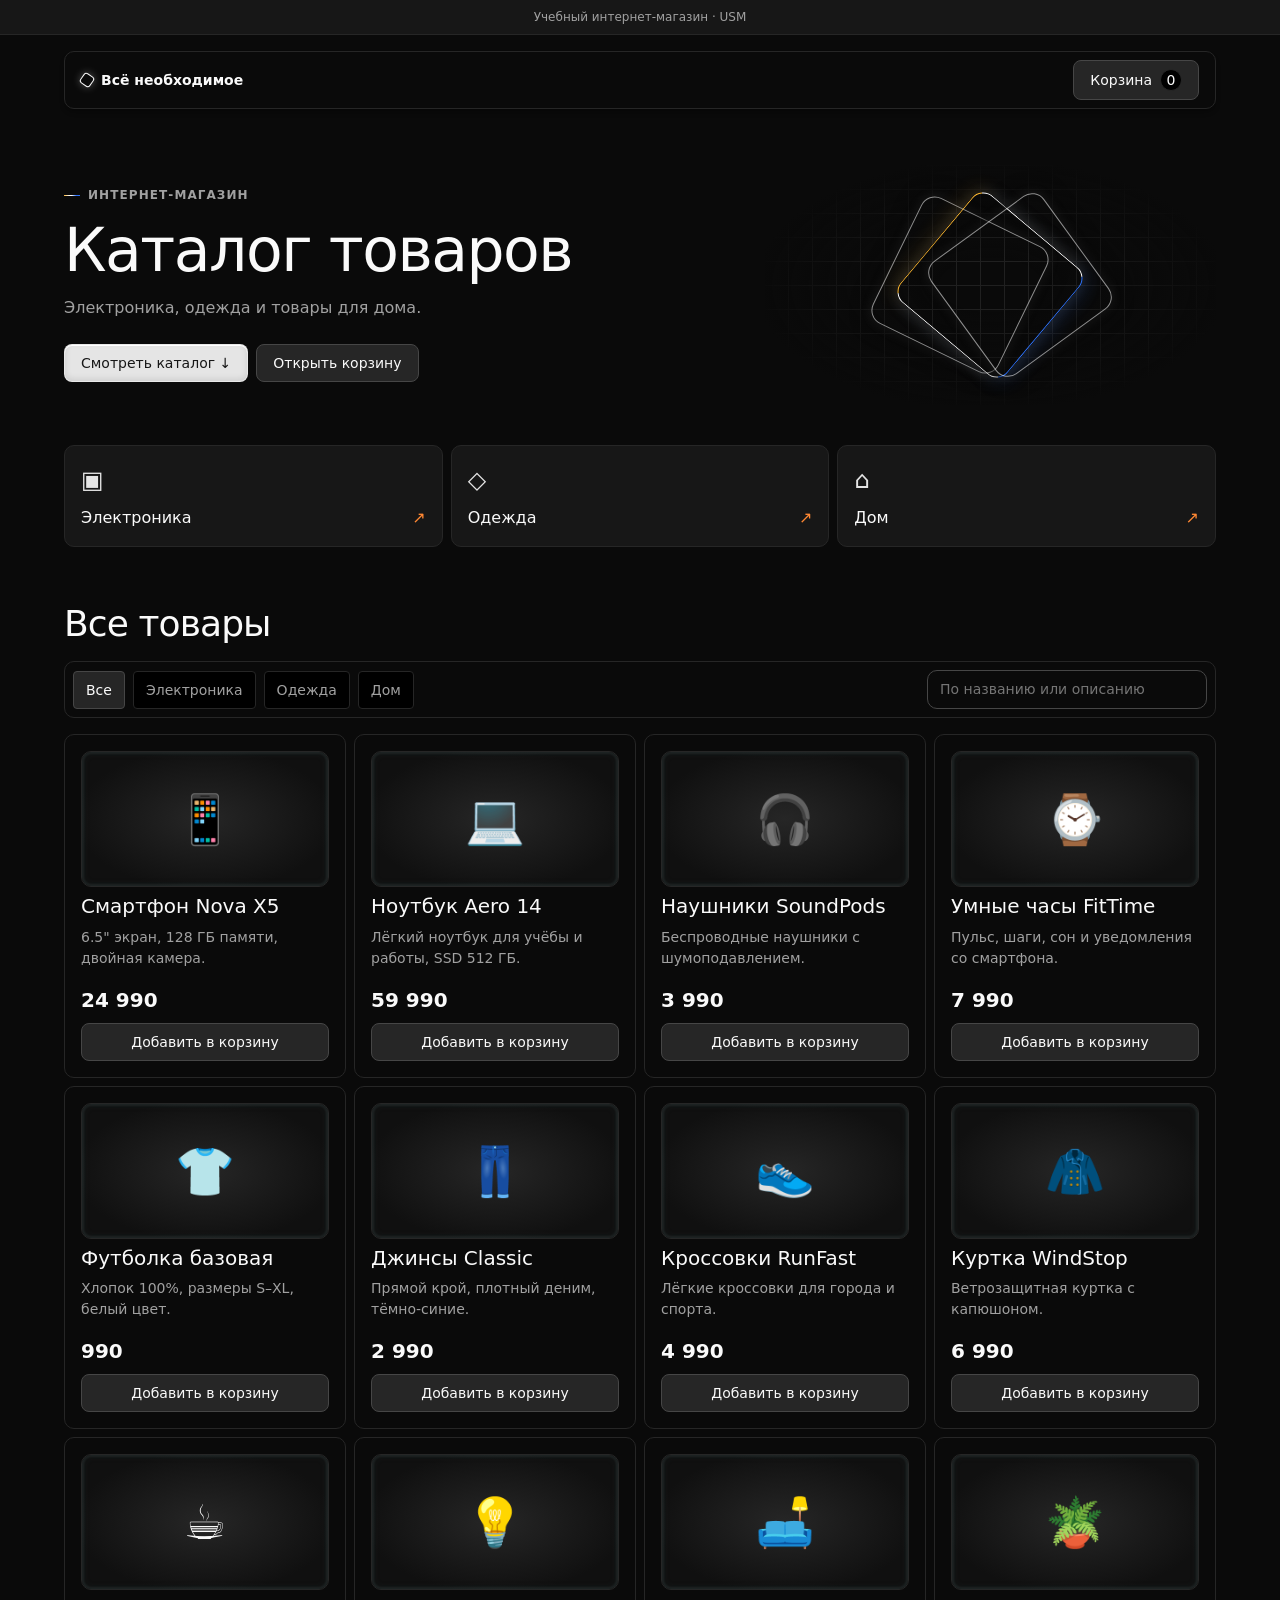
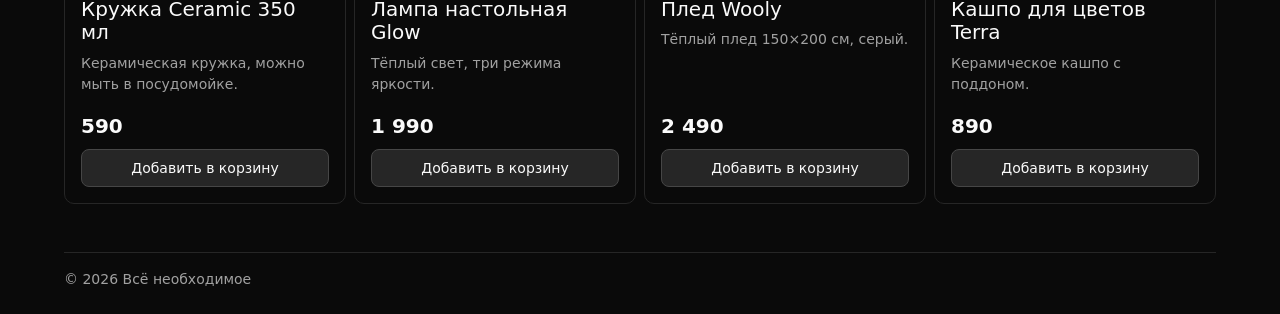
<file: individual/index.html>
<!doctype html>
<html lang="ru">
<head>
    <meta charset="UTF-8">
    <meta name="viewport" content="width=device-width, initial-scale=1.0">
    <title>Каталог — Всё необходимое</title>
    <link rel="stylesheet" href="assets/graphite.css">
    <link rel="stylesheet" href="assets/shop.css">
</head>
<body class="shop">
    <div class="strip">Учебный интернет-магазин · USM</div>
    <header class="topbar shell">
        <a href="index.html" class="wordmark">Всё необходимое</a>
        <a href="cart.html" class="button">Корзина <span class="count" data-cart-count>0</span></a>
    </header>
    <main class="shell">
        <header class="hero">
            <div class="hero-copy">
                <p class="eyebrow">Интернет-магазин</p>
                <h1>Каталог товаров</h1>
                <p>Электроника, одежда и товары для дома.</p>
                <div class="actions"><a class="button primary" href="#catalog">Смотреть каталог ↓</a><a class="button" href="cart.html">Открыть корзину</a></div>
            </div>
            <div class="lattice" aria-hidden="true"><i></i><i></i><i></i></div>
        </header>
        <nav class="category-grid" aria-label="Страницы категорий">
            <a class="category-card" href="category-electronics.html"><span class="category-icon" aria-hidden="true">▣</span><span>Электроника</span><span aria-hidden="true">↗</span></a>
            <a class="category-card" href="category-clothing.html"><span class="category-icon" aria-hidden="true">◇</span><span>Одежда</span><span aria-hidden="true">↗</span></a>
            <a class="category-card" href="category-home.html"><span class="category-icon" aria-hidden="true">⌂</span><span>Дом</span><span aria-hidden="true">↗</span></a>
        </nav>
        <section id="catalog" class="catalog" aria-labelledby="catalog-title">
            <h2 id="catalog-title">Все товары</h2>
            <div class="catalog-toolbar">
                <div class="actions" aria-label="Фильтр по категории" role="group">
                    <button type="button" data-filter="all" class="chip is-active" aria-pressed="true">Все</button>
                    <button type="button" data-filter="electronics" class="chip" aria-pressed="false">Электроника</button>
                    <button type="button" data-filter="clothing" class="chip" aria-pressed="false">Одежда</button>
                    <button type="button" data-filter="home" class="chip" aria-pressed="false">Дом</button>
                </div>
                <input data-search type="search" aria-label="Поиск товаров" placeholder="По названию или описанию">
            </div>
            <div data-products class="product-grid"><p class="empty-state">Загрузка товаров…</p></div>
        </section>
    </main>
    <footer class="site-footer shell">© 2026 Всё необходимое</footer>
    <script src="assets/js/main.js"></script>
    <script src="assets/js/search.js"></script>
    <script src="assets/js/home.page.js"></script>
</body>
</html>
</file>
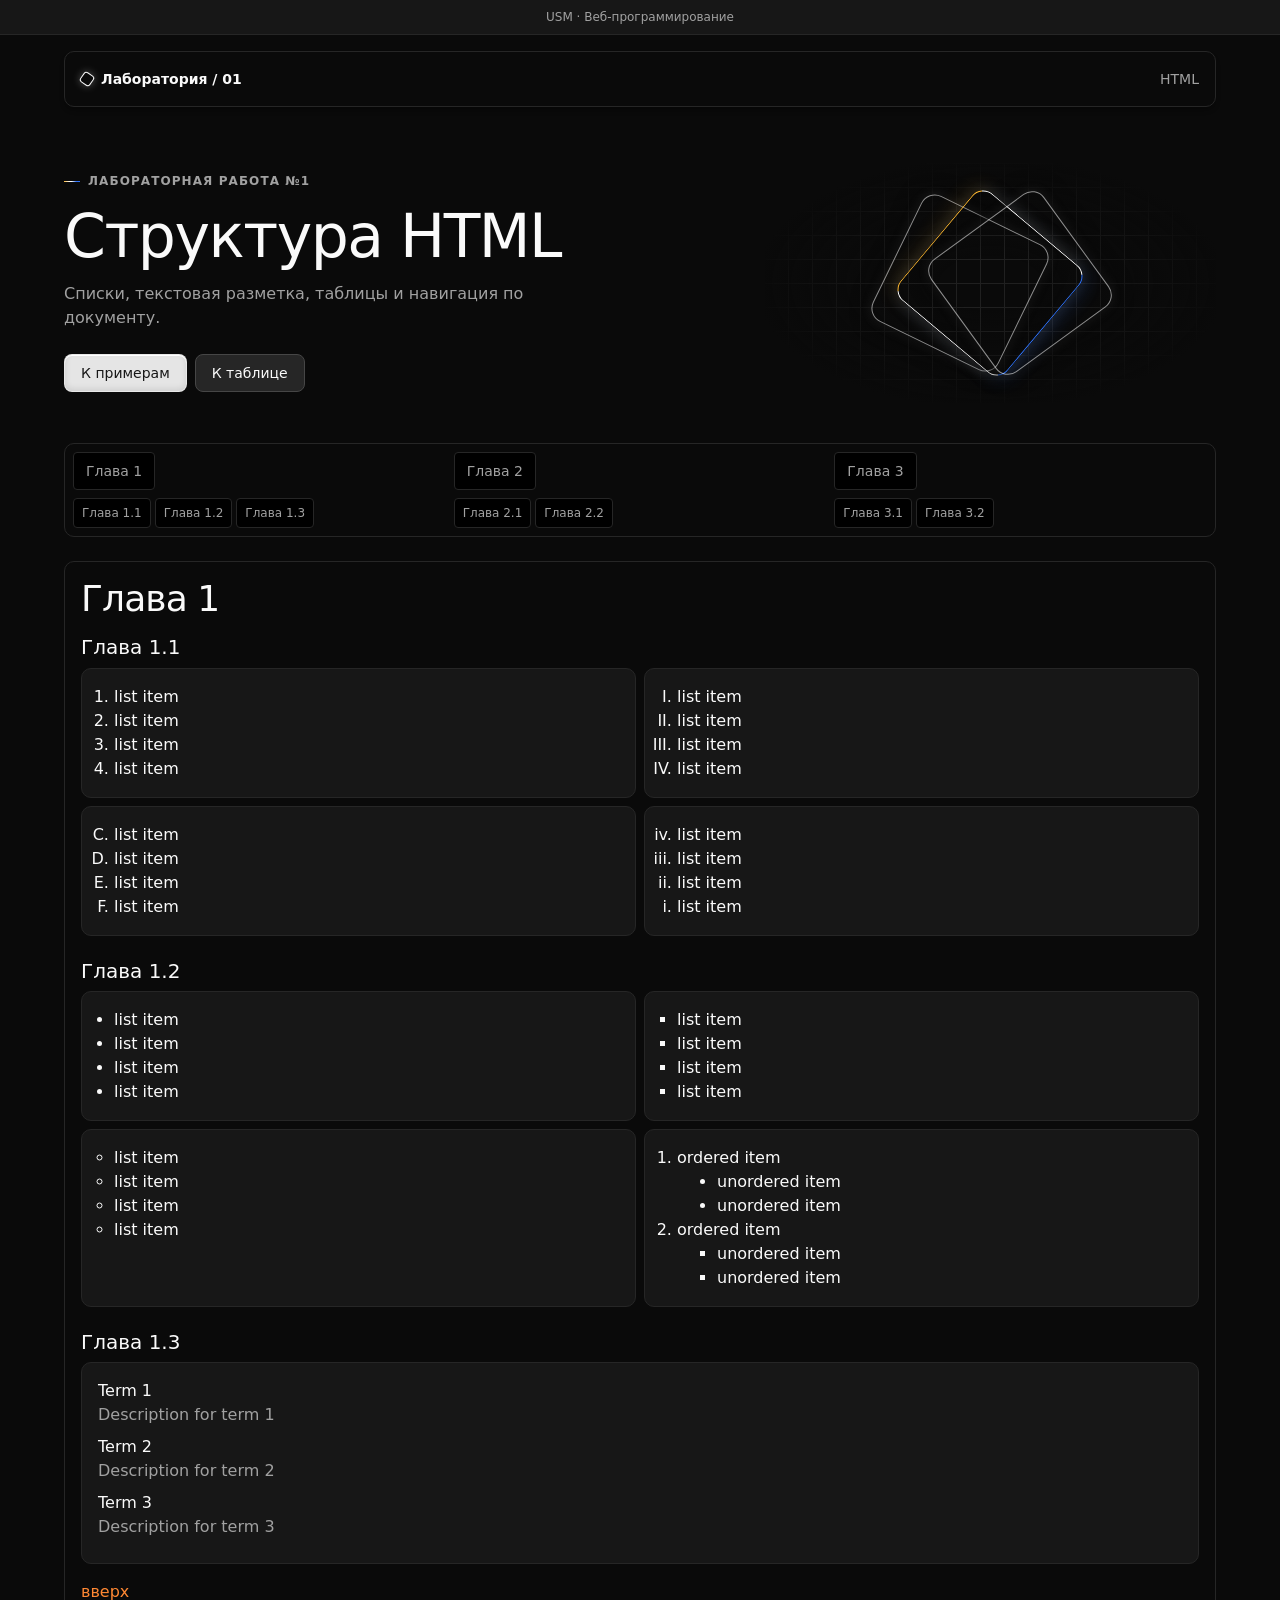
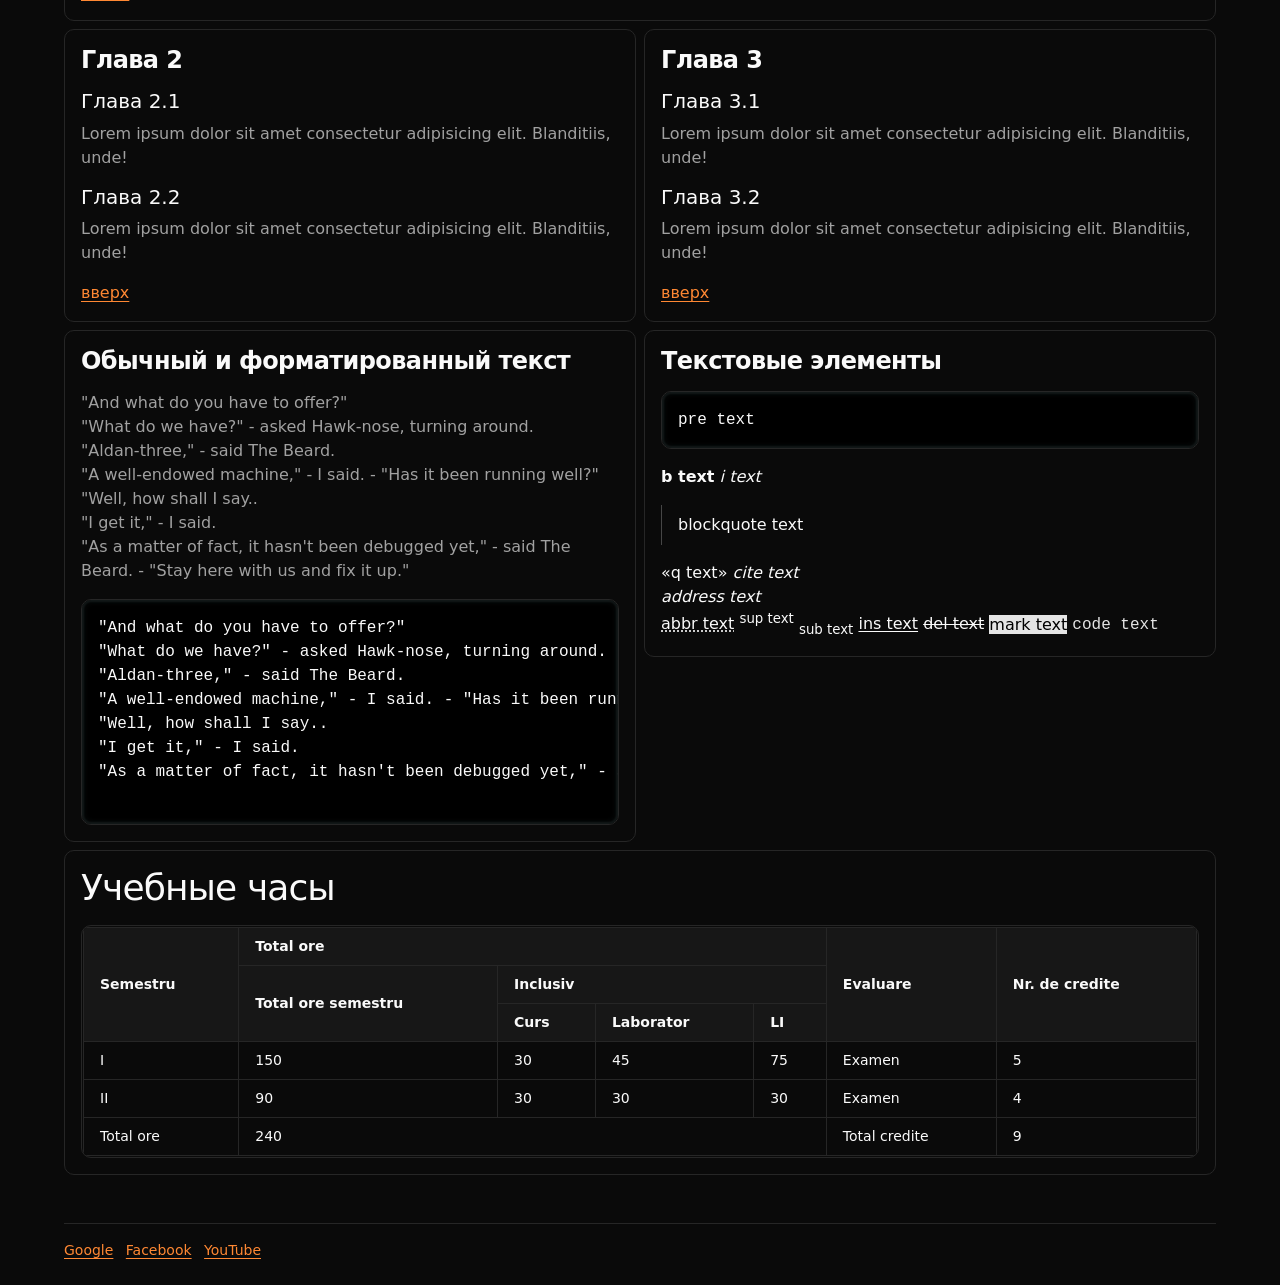
<file: lab1/index.html>
<!DOCTYPE html>
<html lang="ru">

<head>
	<meta charset="UTF-8">
	<meta name="viewport" content="width=device-width, initial-scale=1.0">
	<!-- N1.a) -->
	<meta name="description" content="HTML, CSS, JS">
	<meta name="author" content="Gausater Eduard">
	<!-- N1.b) -->
	<link rel="shortcut icon" type="image/x-icon" href="ico.svg">
	<title>Laborator nr.1</title>
	<link rel="stylesheet" href="graphite.css">
	<link rel="stylesheet" href="style.css">
</head>

<body>
	<div class="strip">USM · Веб-программирование</div>
	<header class="topbar shell"><span class="wordmark">Лаборатория / 01</span><span class="topbar-note">HTML</span></header>
	<main class="shell">
	<header class="hero">
		<div class="hero-copy"><p class="eyebrow">Лабораторная работа №1</p><h1>Структура HTML</h1><p>Списки, текстовая разметка, таблицы и навигация по документу.</p><div class="actions"><a class="button primary" href="#chapter1">К примерам</a><a class="button" href="#schedule">К таблице</a></div></div>
		<div class="lattice" aria-hidden="true"><i></i><i></i><i></i></div>
	</header>
	<!-- N4.a) -->
	<nav id="top" class="jump-links chapter-nav" aria-label="Оглавление">
		<ul>
			<li><a href="#chapter1">Глава 1</a>
				<ul>
					<li><a href="#ch1_1">Глава 1.1</a></li>
					<li><a href="#ch1_2">Глава 1.2</a></li>
					<li><a href="#ch1_3">Глава 1.3</a></li>
				</ul>
			</li>
			<li><a href="#chapter2">Глава 2</a>
				<ul>
					<li><a href="#ch2_1">Глава 2.1</a></li>
					<li><a href="#ch2_2">Глава 2.2</a></li>
				</ul>
			</li>
			<li><a href="#chapter3">Глава 3</a>
				<ul>
					<li><a href="#ch3_1">Глава 3.1</a></li>
					<li><a href="#ch3_2">Глава 3.2</a></li>
				</ul>
			</li>
		</ul>
	</nav>
	<!-- N1.c) -->
	<div class="mosaic">
		<section class="panel wide chapter">
			<h2 id="chapter1">Глава 1</h2>
			<h3 id="ch1_1">Глава 1.1</h3>
			<!-- N2.a) -->
			<div class="sample-grid list-grid">
			<ol>
				<li>list item</li>
				<li>list item</li>
				<li>list item</li>
				<li>list item</li>
			</ol>
			<ol type="I">
				<li>list item</li>
				<li>list item</li>
				<li>list item</li>
				<li>list item</li>
			</ol>
			<ol type="A" start="3">
				<li>list item</li>
				<li>list item</li>
				<li>list item</li>
				<li>list item</li>
			</ol>
			<ol type="i" reversed>
				<li>list item</li>
				<li>list item</li>
				<li>list item</li>
				<li>list item</li>
			</ol>
			</div>
			<h3 id="ch1_2">Глава 1.2</h3>
			<!-- N2.b) -->
			<div class="sample-grid list-grid">
			<ul type="disc">
				<li>list item</li>
				<li>list item</li>
				<li>list item</li>
				<li>list item</li>
			</ul>
			<ul type="square">
				<li>list item</li>
				<li>list item</li>
				<li>list item</li>
				<li>list item</li>
			</ul>
			<ul type="circle">
				<li>list item</li>
				<li>list item</li>
				<li>list item</li>
				<li>list item</li>
			</ul>
			<ol>
				<li>ordered item
					<ul type="disc">
						<li>unordered item</li>
						<li>unordered item</li>
					</ul>
				</li>
				<li>ordered item
					<ul type="square">
						<li>unordered item</li>
						<li>unordered item</li>
					</ul>
				</li>
			</ol>
			</div>
			<h3 id="ch1_3">Глава 1.3</h3>
			<!-- N2.c) -->
			<dl>
				<dt>Term 1</dt>
				<dd>Description for term 1</dd>
				<dt>Term 2</dt>
				<dd>Description for term 2</dd>
				<dt>Term 3</dt>
				<dd>Description for term 3</dd>
			</dl>
			<!-- N4.b) -->
			<a href="#top">вверх</a>
		</section>
		<section class="panel">
			<h2 id="chapter2">Глава 2</h2>
			<h3 id="ch2_1">Глава 2.1</h3>
			<p>Lorem ipsum dolor sit amet consectetur adipisicing elit. Blanditiis, unde!</p>
			<h3 id="ch2_2">Глава 2.2</h3>
			<p>Lorem ipsum dolor sit amet consectetur adipisicing elit. Blanditiis, unde!</p>
			<!-- N4.b) -->
			<a href="#top">вверх</a>
		</section>
		<section class="panel">
			<h2 id="chapter3">Глава 3</h2>
			<h3 id="ch3_1">Глава 3.1</h3>
			<p>Lorem ipsum dolor sit amet consectetur adipisicing elit. Blanditiis, unde!</p>
			<h3 id="ch3_2">Глава 3.2</h3>
			<p>Lorem ipsum dolor sit amet consectetur adipisicing elit. Blanditiis, unde!</p>
			<!-- N4.b) -->
			<a href="#top">вверх</a>
		</section>
	<!-- N1.d) -->
	<section class="panel">
		<h2>Обычный и форматированный текст</h2>
		<p>
			"And what do you have to offer?"<br />
			"What do we have?" - asked Hawk-nose, turning around.<br />
			"Aldan-three," - said The Beard.<br />
			"A well-endowed machine," - I said. - "Has it been running well?"<br />
			"Well, how shall I say..<br />
			"I get it," - I said.<br />
			"As a matter of fact, it hasn't been debugged yet," - said The Beard. - "Stay here with us and fix it
			up."<br />
		</p>
		<pre>
"And what do you have to offer?"
"What do we have?" - asked Hawk-nose, turning around.
"Aldan-three," - said The Beard.
"A well-endowed machine," - I said. - "Has it been running well?"
"Well, how shall I say..
"I get it," - I said.
"As a matter of fact, it hasn't been debugged yet," - said The Beard. - "Stay here with us and fix it up."
    </pre>
	</section>

	<!-- N1.e) -->
	<section class="panel text-samples">
		<h2>Текстовые элементы</h2>
		<pre>pre text</pre>

		<b>b text</b>

		<i>i text</i>

		<blockquote>blockquote text</blockquote>

		<q>q text</q>

		<cite>cite text</cite>

		<address>address text</address>

		<abbr title="abbr">abbr text</abbr>

		<sup>sup text</sup>

		<sub>sub text</sub>

		<ins>ins text</ins>

		<del>del text</del>

		<mark>mark text</mark>

		<code>code text</code>
	</section>
	<!-- N3 -->
	<section class="panel wide" id="schedule">
		<h2>Учебные часы</h2>
		<div class="table-wrap" tabindex="0" role="region" aria-label="Учебные часы">
		<table>
			<thead>
				<tr>
					<th rowspan="3">Semestru</th>
					<th colspan="4">Total ore</th>
					<th rowspan="3">Evaluare</th>
					<th rowspan="3">Nr. de credite</th>
				</tr>
				<tr>
					<th rowspan="2">Total ore semestru</th>
					<th colspan="3">Inclusiv</th>
				</tr>
				<tr>
					<th>Curs</th>
					<th>Laborator</th>
					<th>LI</th>
				</tr>
			</thead>
			<tbody>
				<tr>
					<td>I</td>
					<td>150</td>
					<td>30</td>
					<td>45</td>
					<td>75</td>
					<td>Examen</td>
					<td>5</td>
				</tr>
				<tr>
					<td>II</td>
					<td>90</td>
					<td>30</td>
					<td>30</td>
					<td>30</td>
					<td>Examen</td>
					<td>4</td>
				</tr>
				<tr>
					<td>Total ore</td>
					<td colspan="4">240</td>
					<td>Total credite</td>
					<td>9</td>
				</tr>
			</tbody>
		</table>
		</div>
	</section>
	</div>
	</main>
	<footer class="site-footer shell">
		<a href="https://google.com">Google</a>
		<a href="https://facebook.com">Facebook</a>
		<a href="https://youtube.com">YouTube</a>
	</footer>
</body>

</html>
</file>
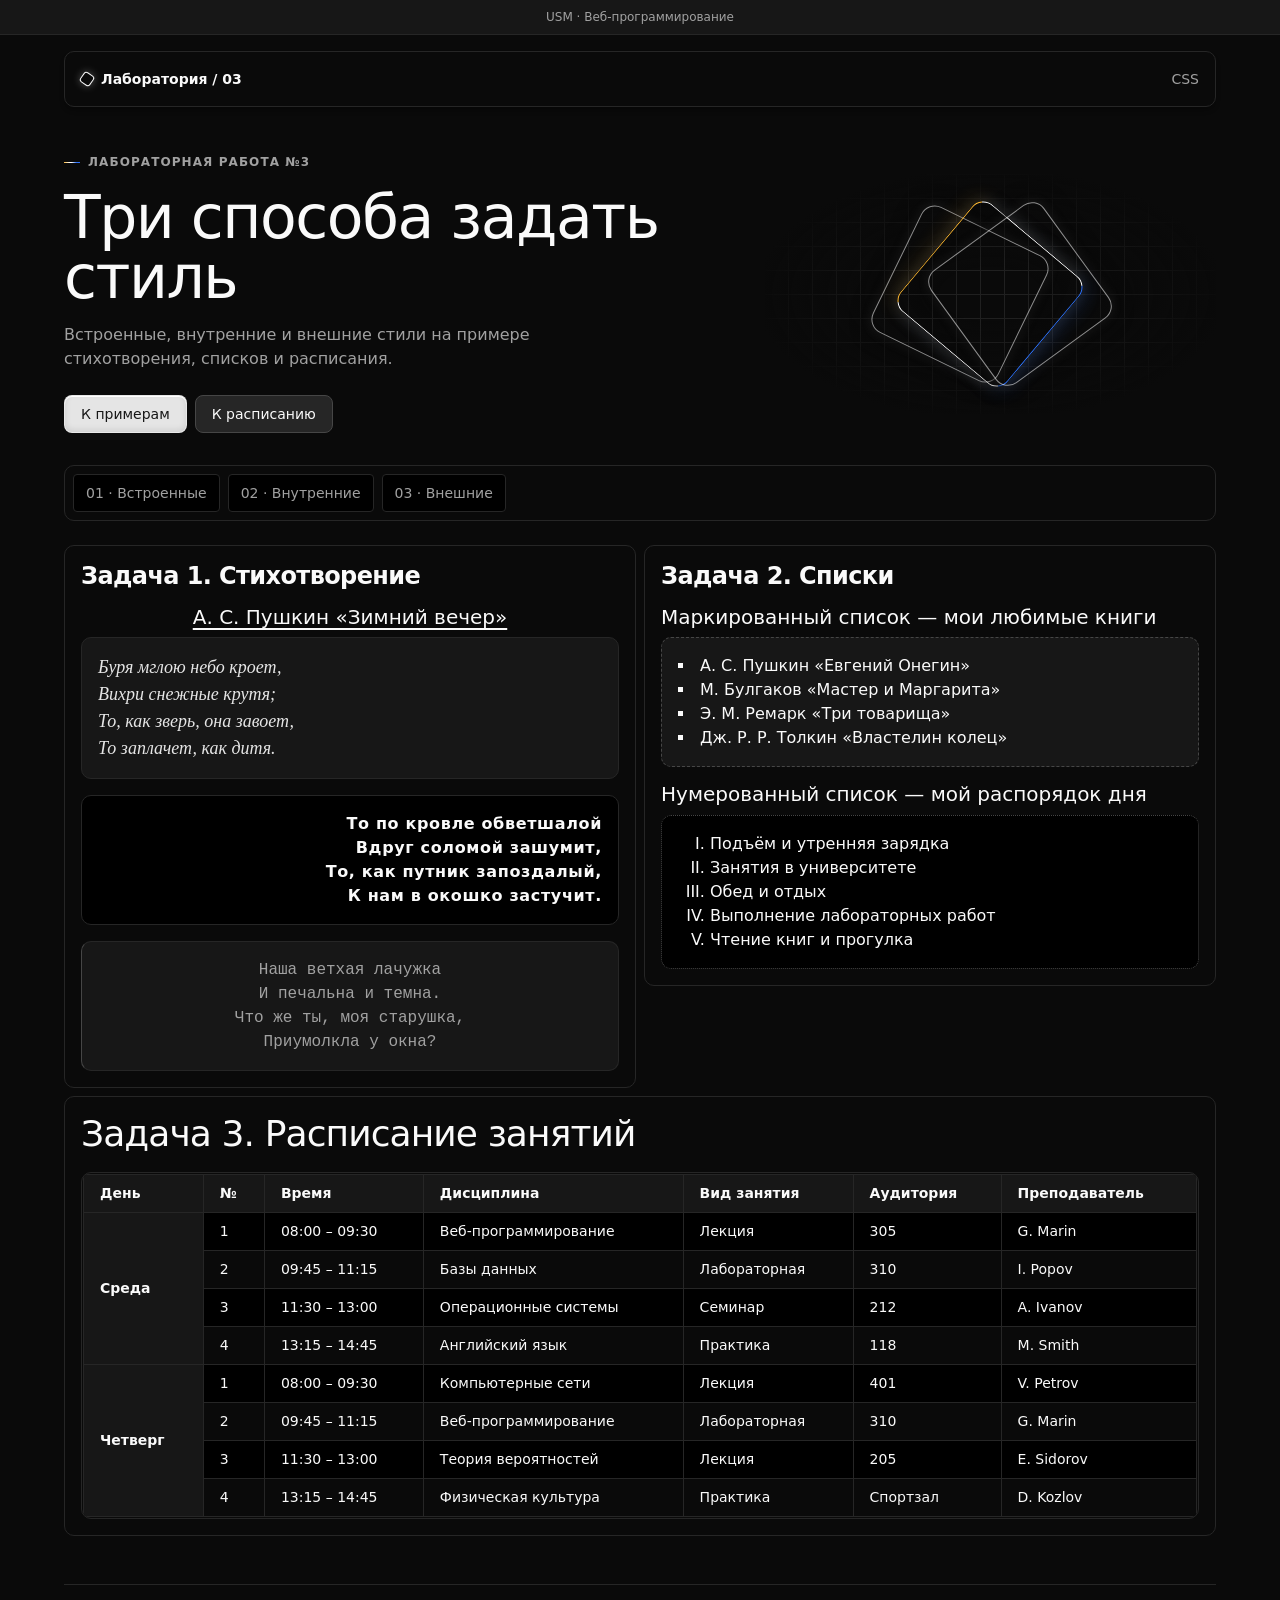
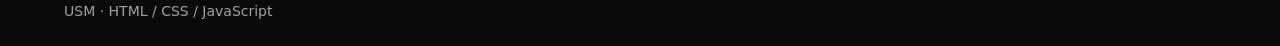
<file: lab3/index.html>
<!DOCTYPE html>
<html lang="ru">
<head>
    <meta charset="UTF-8">
    <meta name="viewport" content="width=device-width, initial-scale=1.0">
    <title>Лабораторная работа №3</title>
    <link rel="stylesheet" href="graphite.css">
    <link rel="stylesheet" href="CSS/style.css">
    <style>
        /* Задача 2. Внутренние стили (селекторы только по имени элемента) */
        ul {
            background-color: var(--color-charcoal-surface);
            list-style-type: square;
            list-style-position: inside;
            text-align: left;
            padding: 16px;
            margin: 8px 0 16px;
            border: 1px dashed var(--color-steel-border);
            border-radius: 10px;
        }
        ol {
            background-color: var(--color-true-black);
            list-style-type: upper-roman;
            list-style-position: outside;
            text-align: left;
            padding: 16px 16px 16px 48px;
            margin: 8px 0 16px;
            border: 1px dotted var(--color-steel-border);
            border-radius: 10px;
        }
    </style>
</head>
<body>

    <div class="strip">USM · Веб-программирование</div>
    <header class="topbar shell"><span class="wordmark">Лаборатория / 03</span><span class="topbar-note">CSS</span></header>
    <main class="shell">
    <header class="hero">
        <div class="hero-copy"><p class="eyebrow">Лабораторная работа №3</p><h1>Три способа задать стиль</h1><p>Встроенные, внутренние и внешние стили на примере стихотворения, списков и расписания.</p><div class="actions"><a class="button primary" href="#poem">К примерам</a><a class="button" href="#schedule">К расписанию</a></div></div>
        <div class="lattice" aria-hidden="true"><i></i><i></i><i></i></div>
    </header>
    <nav class="jump-links" aria-label="Задания"><a href="#poem">01 · Встроенные</a><a href="#lists">02 · Внутренние</a><a href="#schedule">03 · Внешние</a></nav>
    <div class="mosaic">

    <!-- Задача 1. Встроенные стили -->
    <section id="poem" class="panel">
    <h2>Задача 1. Стихотворение</h2>

    <h3 style="color: var(--color-cloud-white); text-decoration: underline; text-underline-offset: 4px; text-align: center;">А. С. Пушкин «Зимний вечер»</h3>

    <p style="font-size:18px; color:var(--color-paper-white); font-family:Georgia,serif; font-style:italic; text-align:left; line-height:1.5; background:var(--color-charcoal-surface); padding:16px; border:var(--edge); border-radius:10px;">
        Буря мглою небо кроет,<br>
        Вихри снежные крутя;<br>
        То, как зверь, она завоет,<br>
        То заплачет, как дитя.
    </p>

    <p style="font-size:16px; color:var(--color-cloud-white); font-weight:600; text-align:right; letter-spacing:.04em; line-height:1.5; background:var(--color-true-black); padding:16px; border:var(--edge); border-radius:10px;">
        То по кровле обветшалой<br>
        Вдруг соломой зашумит,<br>
        То, как путник запоздалый,<br>
        К нам в окошко застучит.
    </p>

    <p style="font-size:16px; color:var(--color-fog); font-family:monospace; text-align:center; line-height:1.5; background:var(--color-charcoal-surface); padding:16px; border:var(--edge); border-inline-start-color:var(--color-steel-border); border-radius:10px;">
        Наша ветхая лачужка<br>
        И печальна и темна.<br>
        Что же ты, моя старушка,<br>
        Приумолкла у окна?
    </p>

    </section>
    <!-- Задача 2. Внутренние стили -->
    <section id="lists" class="panel">
    <h2>Задача 2. Списки</h2>

    <h3>Маркированный список — мои любимые книги</h3>
    <ul>
        <li>А. С. Пушкин «Евгений Онегин»</li>
        <li>М. Булгаков «Мастер и Маргарита»</li>
        <li>Э. М. Ремарк «Три товарища»</li>
        <li>Дж. Р. Р. Толкин «Властелин колец»</li>
    </ul>

    <h3>Нумерованный список — мой распорядок дня</h3>
    <ol>
        <li>Подъём и утренняя зарядка</li>
        <li>Занятия в университете</li>
        <li>Обед и отдых</li>
        <li>Выполнение лабораторных работ</li>
        <li>Чтение книг и прогулка</li>
    </ol>
    </section>

    <!-- Задача 3. Внешние стили -->
    <section id="schedule" class="panel wide">
    <h2>Задача 3. Расписание занятий</h2>
    <div class="table-wrap" tabindex="0" role="region" aria-label="Расписание занятий">

    <table>
        <tr>
            <th>День</th>
            <th>№</th>
            <th>Время</th>
            <th>Дисциплина</th>
            <th>Вид занятия</th>
            <th>Аудитория</th>
            <th>Преподаватель</th>
        </tr>
        <tr>
            <td rowspan="4">Среда</td>
            <td>1</td>
            <td>08:00 – 09:30</td>
            <td>Веб-программирование</td>
            <td>Лекция</td>
            <td>305</td>
            <td>G. Marin</td>
        </tr>
        <tr>
            <td>2</td>
            <td>09:45 – 11:15</td>
            <td>Базы данных</td>
            <td>Лабораторная</td>
            <td>310</td>
            <td>I. Popov</td>
        </tr>
        <tr>
            <td>3</td>
            <td>11:30 – 13:00</td>
            <td>Операционные системы</td>
            <td>Семинар</td>
            <td>212</td>
            <td>A. Ivanov</td>
        </tr>
        <tr>
            <td>4</td>
            <td>13:15 – 14:45</td>
            <td>Английский язык</td>
            <td>Практика</td>
            <td>118</td>
            <td>M. Smith</td>
        </tr>
        <tr>
            <td rowspan="4">Четверг</td>
            <td>1</td>
            <td>08:00 – 09:30</td>
            <td>Компьютерные сети</td>
            <td>Лекция</td>
            <td>401</td>
            <td>V. Petrov</td>
        </tr>
        <tr>
            <td>2</td>
            <td>09:45 – 11:15</td>
            <td>Веб-программирование</td>
            <td>Лабораторная</td>
            <td>310</td>
            <td>G. Marin</td>
        </tr>
        <tr>
            <td>3</td>
            <td>11:30 – 13:00</td>
            <td>Теория вероятностей</td>
            <td>Лекция</td>
            <td>205</td>
            <td>E. Sidorov</td>
        </tr>
        <tr>
            <td>4</td>
            <td>13:15 – 14:45</td>
            <td>Физическая культура</td>
            <td>Практика</td>
            <td>Спортзал</td>
            <td>D. Kozlov</td>
        </tr>
    </table>
    </div>
    </section>
    </div>
    </main>
    <footer class="site-footer shell">USM · HTML / CSS / JavaScript</footer>

</body>
</html>
</file>
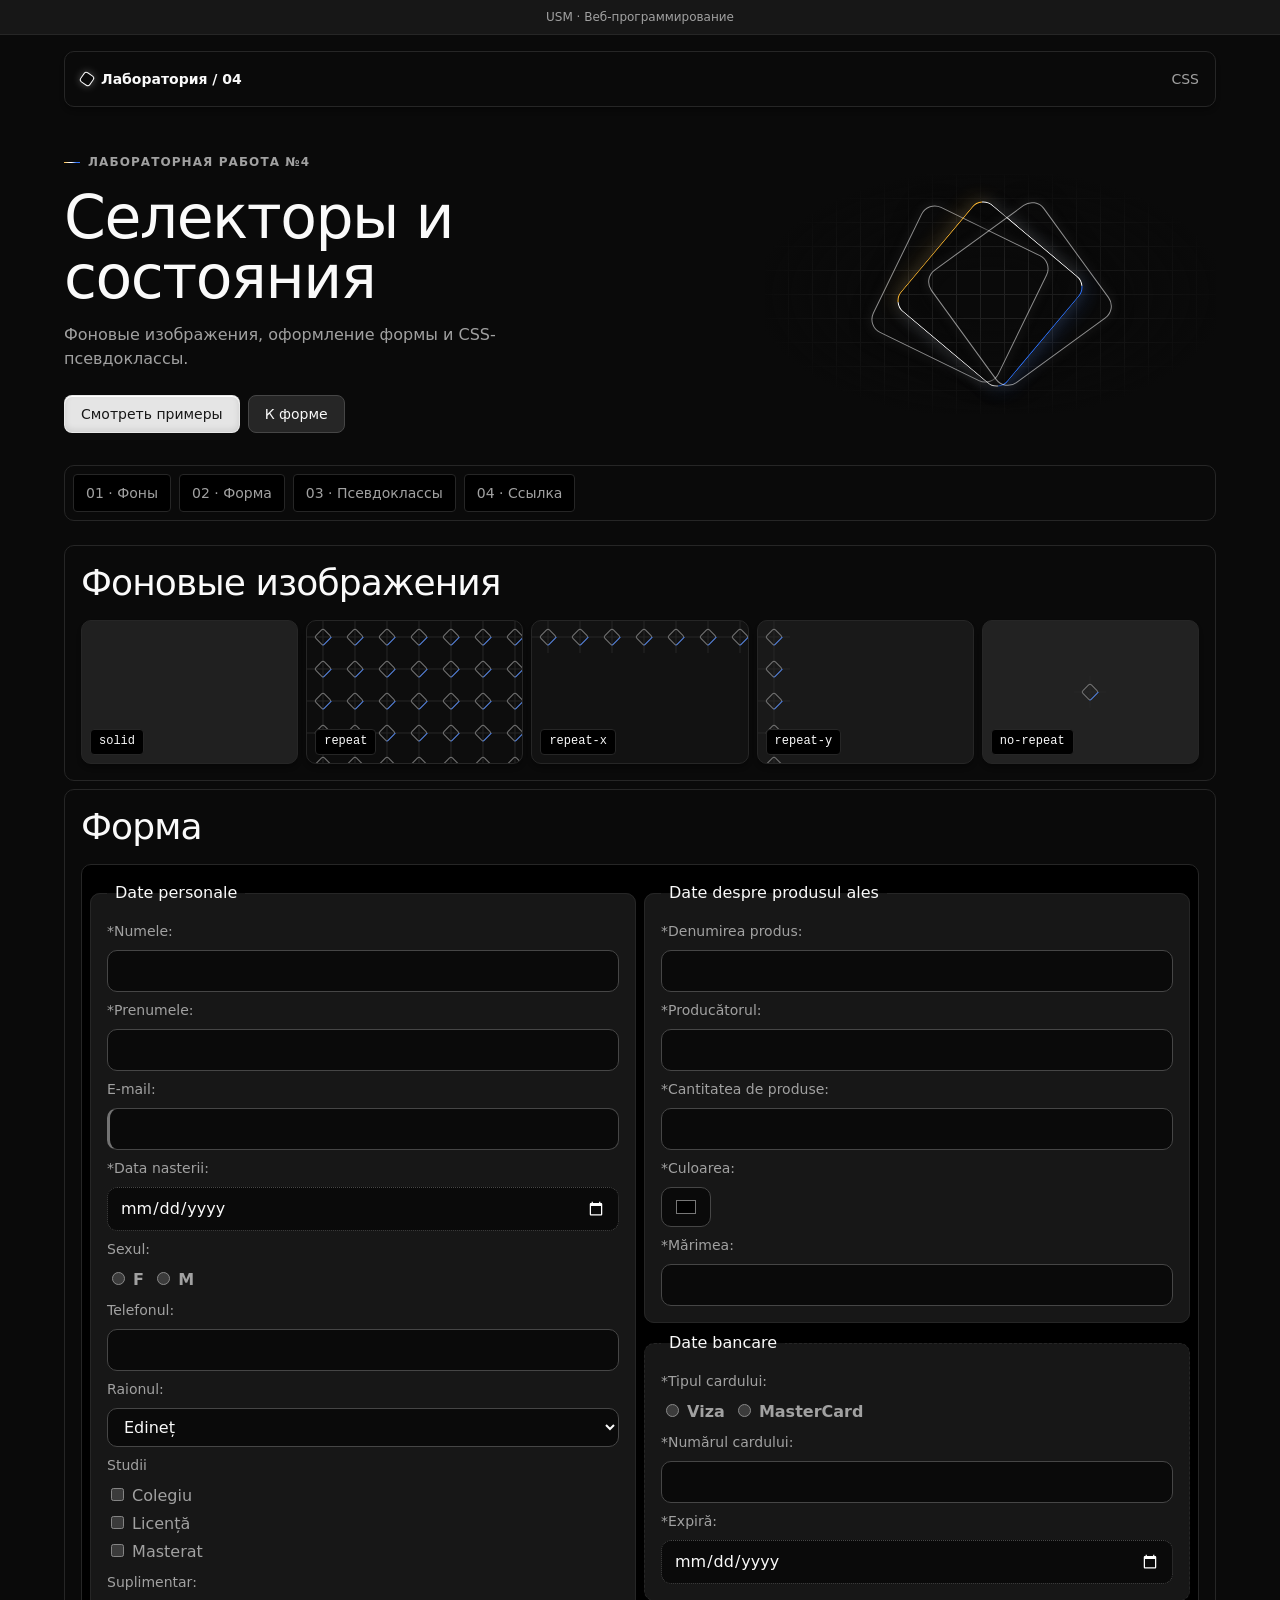
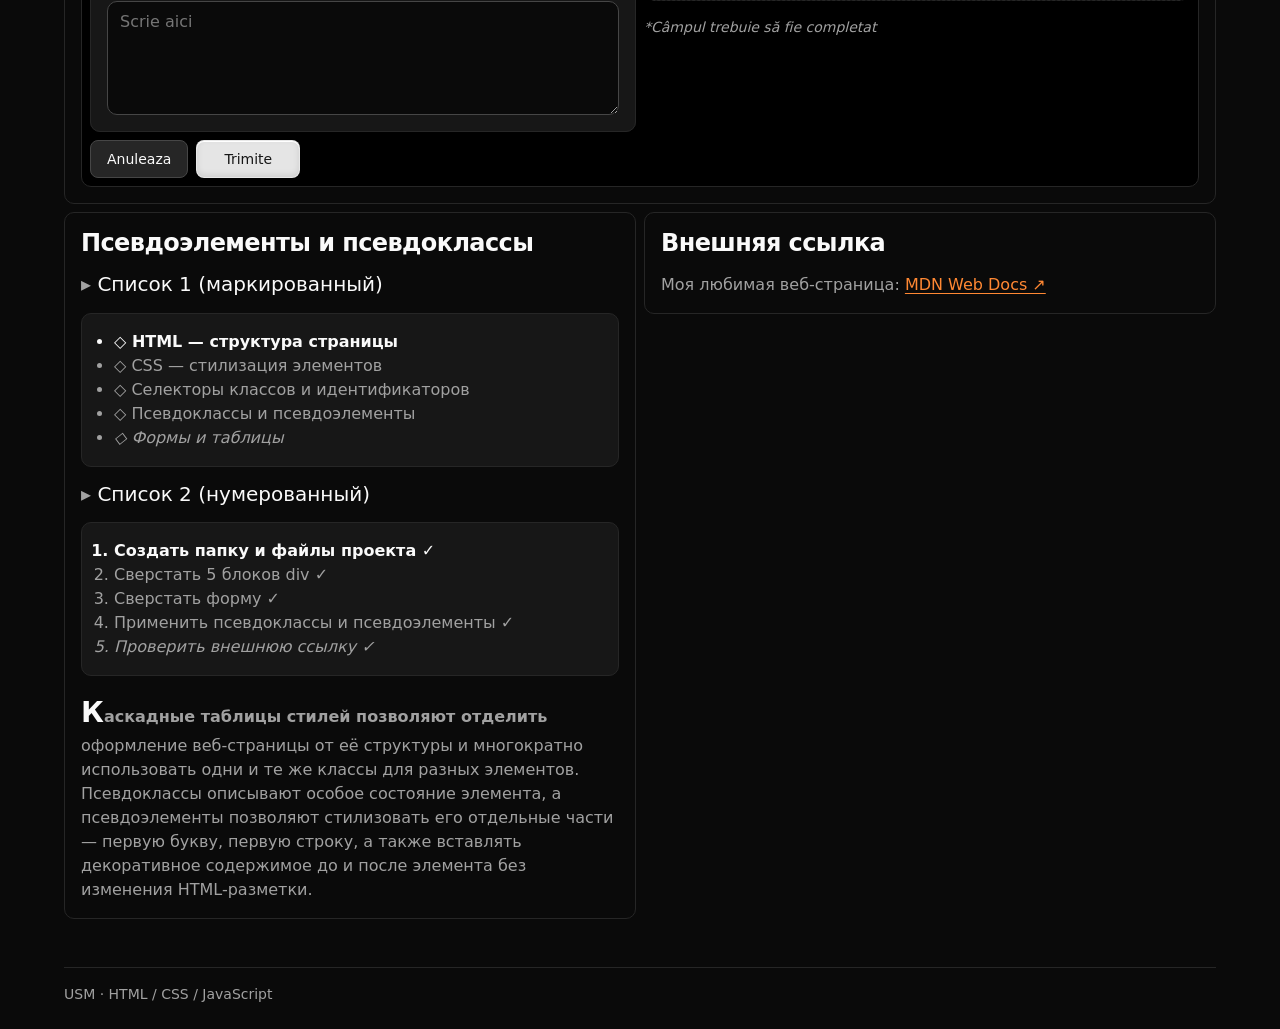
<file: lab4/index.html>
<!DOCTYPE html>
<html lang="ru">
<head>
    <meta charset="UTF-8">
    <meta name="viewport" content="width=device-width, initial-scale=1.0">
    <title>Лабораторная работа №4</title>
    <!-- Внешние стили: файл CSS/style.css -->
    <link rel="stylesheet" href="graphite.css">
    <link rel="stylesheet" href="CSS/style.css">
</head>
<body>

    <div class="strip">USM · Веб-программирование</div>
    <header class="topbar shell"><span class="wordmark">Лаборатория / 04</span><span class="topbar-note">CSS</span></header>
    <main class="shell">
    <header class="hero">
        <div class="hero-copy"><p class="eyebrow">Лабораторная работа №4</p><h1>Селекторы и состояния</h1><p>Фоновые изображения, оформление формы и CSS-псевдоклассы.</p><div class="actions"><a class="button primary" href="#backgrounds">Смотреть примеры</a><a class="button" href="#form">К форме</a></div></div>
        <div class="lattice" aria-hidden="true"><i></i><i></i><i></i></div>
    </header>
    <nav class="jump-links" aria-label="Задания"><a href="#backgrounds">01 · Фоны</a><a href="#form">02 · Форма</a><a href="#pseudo">03 · Псевдоклассы</a><a href="#external">04 · Ссылка</a></nav>
    <div class="mosaic">

    <!-- ============ Задание 1, пункт a): 5 блоков div ============ -->
    <section class="panel wide" id="backgrounds">
    <h2>Фоновые изображения</h2>
    <div class="blocks-container">
        <!-- Задание 1, пункт a) + b): общий класс .block + индивидуальный класс .block1 (цвет фона) -->
        <div class="block block1"><span>solid</span></div>
        <!-- Задание 1, пункт b) + c): блок 2 — изображение .png повторяется по всей поверхности (repeat) -->
        <div class="block block2"><span>repeat</span></div>
        <!-- Задание 1, пункт c): блок 3 — изображение повторяется только по горизонтали (repeat-x) -->
        <div class="block block3"><span>repeat-x</span></div>
        <!-- Задание 1, пункт c): блок 4 — изображение повторяется только по вертикали (repeat-y) -->
        <div class="block block4"><span>repeat-y</span></div>
        <!-- Задание 1, пункт c): блок 5 — изображение с фиксированным положением (no-repeat + position center) -->
        <div class="block block5"><span>no-repeat</span></div>
    </div>
    </section>

    <!-- ============ Задача 2, пункт a): форма с помощью HTML-тегов и div ============ -->
    <section class="panel wide" id="form">
    <h2>Форма</h2>
    <!-- Задача 2, пункт a): форма, div используется для размещения элементов -->
    <!-- Задача 2, пункт b): id="main-form" — идентификатор для стилизации отдельного элемента -->
    <form id="main-form" action="#" method="post">
        <div class="form-columns">
            <!-- Левая колонка -->
            <div class="form-left">
                <!-- Задача 2, пункт a): группа "Date personale" -->
                <fieldset class="form-group">
                    <legend class="form-legend">Date personale</legend>

                    <div class="form-row">
                        <label class="form-label" for="nume">*Numele:</label>
                        <input class="form-input" type="text" id="nume" name="nume" required>
                    </div>
                    <div class="form-row">
                        <label class="form-label" for="prenume">*Prenumele:</label>
                        <input class="form-input" type="text" id="prenume" name="prenume" required>
                    </div>
                    <div class="form-row">
                        <label class="form-label" for="email">E-mail:</label>
                        <input class="form-input" type="email" id="email" name="email">
                    </div>
                    <div class="form-row">
                        <label class="form-label" for="data-nasterii">*Data nasterii:</label>
                        <input class="form-input" type="date" id="data-nasterii" name="data-nasterii" required>
                    </div>
                    <div class="form-row">
                        <span class="form-label">Sexul:</span>
                        <label><input type="radio" name="sex" value="F"> <b>F</b></label>
                        <label><input type="radio" name="sex" value="M"> <b>M</b></label>
                    </div>
                    <div class="form-row">
                        <label class="form-label" for="telefon">Telefonul:</label>
                        <input class="form-input" type="tel" id="telefon" name="telefon">
                    </div>
                    <div class="form-row">
                        <label class="form-label" for="raion">Raionul:</label>
                        <select class="form-input" id="raion" name="raion">
                            <option>Edineț</option>
                            <option>Chișinău</option>
                            <option>Bălți</option>
                            <option>Cahul</option>
                            <option>Orhei</option>
                        </select>
                    </div>
                    <div class="form-row">
                        <span class="form-label">Studii</span>
                        <div class="check-group">
                            <label><input type="checkbox" name="studii" value="colegiu"> Colegiu</label>
                            <label><input type="checkbox" name="studii" value="licenta"> Licență</label>
                            <label><input type="checkbox" name="studii" value="masterat"> Masterat</label>
                        </div>
                    </div>
                    <div class="form-row">
                        <label class="form-label" for="suplimentar">Suplimentar:</label>
                        <textarea class="form-input" id="suplimentar" name="suplimentar" placeholder="Scrie aici" rows="4"></textarea>
                    </div>
                </fieldset>

                <div class="form-row form-buttons">
                    <button type="reset">Anuleaza</button>
                    <!-- Задача 2, пункт b): id для отдельного элемента -->
                    <button type="submit" id="btn-trimite">Trimite</button>
                </div>
            </div>

            <!-- Правая колонка -->
            <div class="form-right">
                <!-- Задача 2, пункт a): группа "Date despre produsul ales" -->
                <fieldset class="form-group">
                    <legend class="form-legend">Date despre produsul ales</legend>
                    <div class="form-row">
                        <label class="form-label" for="denumire">*Denumirea produs:</label>
                        <input class="form-input" type="text" id="denumire" name="denumire" required>
                    </div>
                    <div class="form-row">
                        <label class="form-label" for="producator">*Producătorul:</label>
                        <input class="form-input" type="text" id="producator" name="producator" required>
                    </div>
                    <div class="form-row">
                        <label class="form-label" for="cantitate">*Cantitatea de produse:</label>
                        <input class="form-input" type="number" id="cantitate" name="cantitate" min="1" required>
                    </div>
                    <div class="form-row">
                        <label class="form-label" for="culoare">*Culoarea:</label>
                        <input type="color" id="culoare" name="culoare" value="#000000">
                    </div>
                    <div class="form-row">
                        <label class="form-label" for="marime">*Mărimea:</label>
                        <input class="form-input" type="text" id="marime" name="marime" required>
                    </div>
                </fieldset>

                <!-- Задача 2, пункт a): группа "Date bancare" -->
                <fieldset class="form-group">
                    <legend class="form-legend">Date bancare</legend>
                    <div class="form-row">
                        <span class="form-label">*Tipul cardului:</span>
                        <label><input type="radio" name="card" value="viza"> <b>Viza</b></label>
                        <label><input type="radio" name="card" value="mastercard"> <b>MasterCard</b></label>
                    </div>
                    <div class="form-row">
                        <label class="form-label" for="nr-card">*Numărul cardului:</label>
                        <input class="form-input" type="text" id="nr-card" name="nr-card" required>
                    </div>
                    <div class="form-row">
                        <label class="form-label" for="expira">*Expiră:</label>
                        <input class="form-input" type="date" id="expira" name="expira" required>
                    </div>
                </fieldset>

                <!-- Пояснение как на образце -->
                <p class="form-note">*Câmpul trebuie să fie completat</p>
            </div>
        </div>
    </form>
    </section>

    <!-- ============ Задание 3: псевдоэлементы и псевдоклассы для списков и абзаца ============ -->
    <section class="panel" id="pseudo">
    <h2>Псевдоэлементы и псевдоклассы</h2>

    <!-- Задание 3: первый список (для before / first-child / last-child) -->
    <h3 class="list-title">Список 1 (маркированный)</h3>
    <ul class="list list1">
        <li>HTML — структура страницы</li>
        <li>CSS — стилизация элементов</li>
        <li>Селекторы классов и идентификаторов</li>
        <li>Псевдоклассы и псевдоэлементы</li>
        <li>Формы и таблицы</li>
    </ul>

    <!-- Задание 3: второй список (для after / first-child / last-child) -->
    <h3 class="list-title">Список 2 (нумерованный)</h3>
    <ol class="list list2">
        <li>Создать папку и файлы проекта</li>
        <li>Сверстать 5 блоков div</li>
        <li>Сверстать форму</li>
        <li>Применить псевдоклассы и псевдоэлементы</li>
        <li>Проверить внешнюю ссылку</li>
    </ol>

    <!-- Задание 3: абзац (для first-letter / first-line / selection) -->
    <p class="text-paragraph">
        Каскадные таблицы стилей позволяют отделить оформление веб-страницы от её структуры и многократно
        использовать одни и те же классы для разных элементов. Псевдоклассы описывают особое состояние элемента,
        а псевдоэлементы позволяют стилизовать его отдельные части — первую букву, первую строку, а также
        вставлять декоративное содержимое до и после элемента без изменения HTML-разметки.
    </p>
    </section>

    <!-- ============ Задача 4: внешняя ссылка с псевдоклассами ============ -->
    <section class="panel" id="external">
    <h2>Внешняя ссылка</h2>
    <!-- Задача 4: внешняя ссылка на любимую веб-страницу (link / visited / hover / active) -->
    <p>
        Моя любимая веб-страница:
        <a class="fav-link" href="https://developer.mozilla.org/" target="_blank" rel="noopener">MDN Web Docs ↗</a>
    </p>
    </section>
    </div>
    </main>
    <footer class="site-footer shell">USM · HTML / CSS / JavaScript</footer>

</body>
</html>
</file>
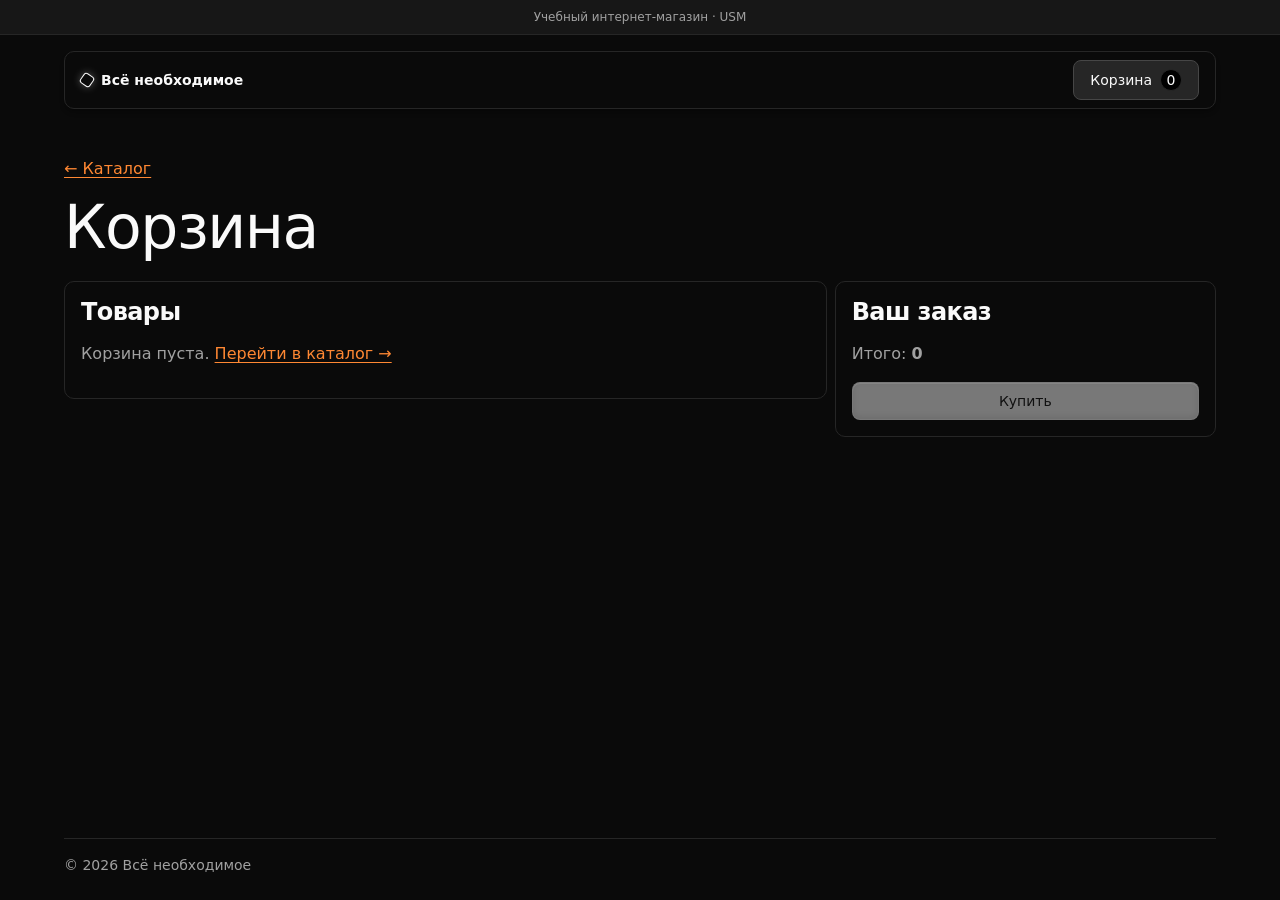
<file: individual/cart.html>
<!doctype html>
<html lang="ru">
<head>
    <meta charset="UTF-8">
    <meta name="viewport" content="width=device-width, initial-scale=1.0">
    <title>Корзина — Всё необходимое</title>
    <link rel="stylesheet" href="assets/graphite.css">
    <link rel="stylesheet" href="assets/shop.css">
</head>
<body class="shop">
    <div class="strip">Учебный интернет-магазин · USM</div>
    <header class="topbar shell">
        <a href="index.html" class="wordmark">Всё необходимое</a>
        <a href="cart.html" class="button" aria-current="page">Корзина <span class="count" data-cart-count>0</span></a>
    </header>
    <main class="shell">
        <header class="page-heading"><a href="index.html">← Каталог</a><h1>Корзина</h1></header>
        <div role="status"><p data-notice class="hidden panel notice">С вами свяжутся! Функция не работает. Учебный проект.</p></div>
        <div class="cart-layout">
            <section class="panel" aria-labelledby="items-title">
                <h2 id="items-title">Товары</h2>
                <div data-cart-list class="cart-list"><p>Загрузка корзины…</p></div>
            </section>
            <aside class="panel cart-summary" aria-labelledby="summary-title">
                <h2 id="summary-title">Ваш заказ</h2>
                <p>Итого: <strong data-cart-total aria-live="polite">0</strong></p>
                <button data-buy class="primary" type="button" disabled>Купить</button>
            </aside>
        </div>
    </main>
    <footer class="site-footer shell">© 2026 Всё необходимое</footer>
    <script src="assets/js/main.js"></script>
    <script src="assets/js/search.js"></script>
    <script src="assets/js/cart.page.js"></script>
</body>
</html>
</file>
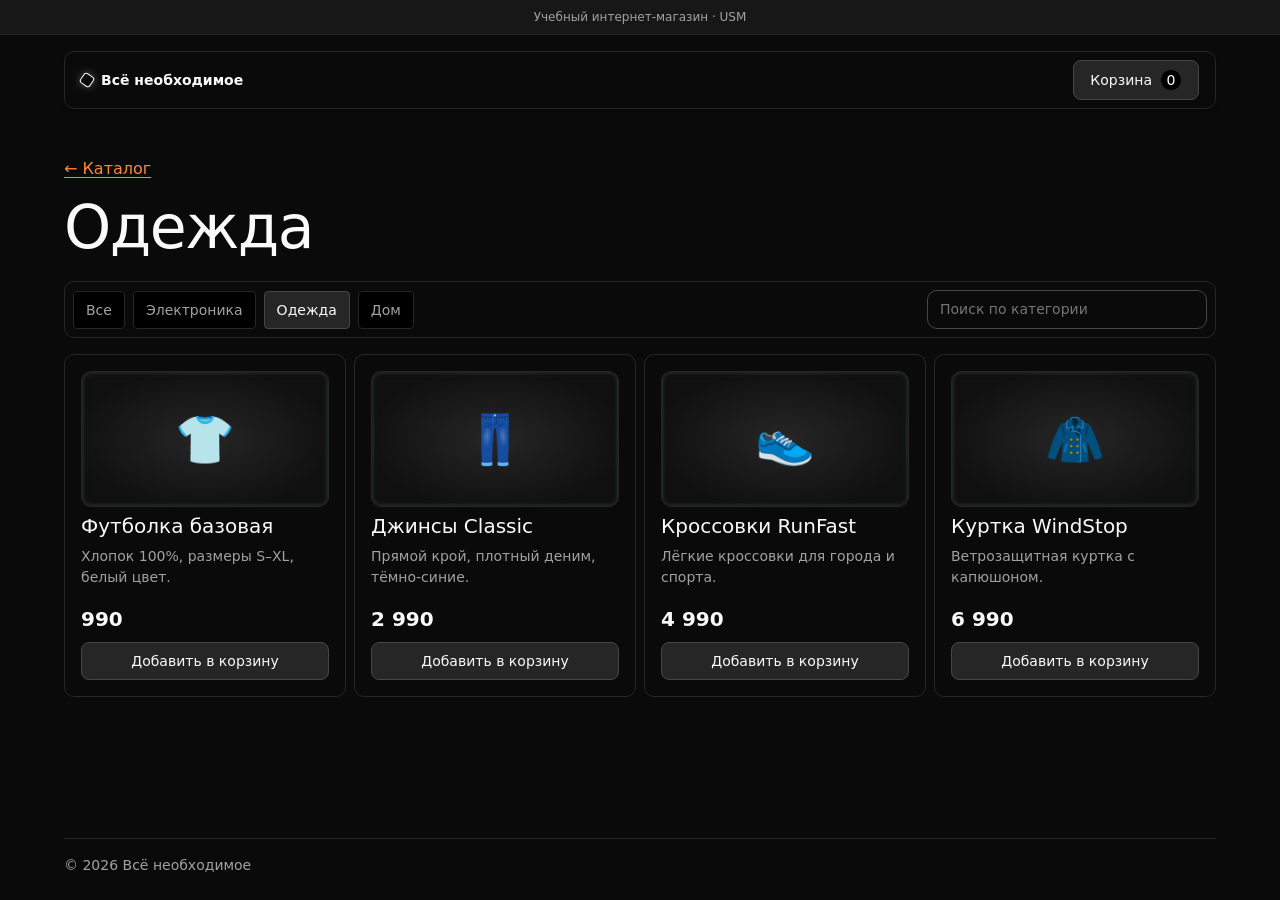
<file: individual/category-clothing.html>
<!doctype html>
<html lang="ru">
<head>
    <meta charset="UTF-8">
    <meta name="viewport" content="width=device-width, initial-scale=1.0">
    <title>Одежда — Всё необходимое</title>
    <link rel="stylesheet" href="assets/graphite.css">
    <link rel="stylesheet" href="assets/shop.css">
</head>
<body class="shop">
    <div class="strip">Учебный интернет-магазин · USM</div>
    <header class="topbar shell">
        <a href="index.html" class="wordmark">Всё необходимое</a>
        <a href="cart.html" class="button">Корзина <span class="count" data-cart-count>0</span></a>
    </header>
    <main data-category="clothing" class="shell">
        <header class="page-heading"><a href="index.html">← Каталог</a><h1>Одежда</h1></header>
        <div class="catalog-toolbar">
            <nav class="actions" aria-label="Категории">
                <a class="button chip" href="index.html">Все</a>
                <a class="button chip" href="category-electronics.html">Электроника</a>
                <a class="button chip is-active" href="category-clothing.html" aria-current="page">Одежда</a>
                <a class="button chip" href="category-home.html">Дом</a>
            </nav>
            <input data-search type="search" aria-label="Поиск по категории" placeholder="Поиск по категории">
        </div>
        <div data-products class="product-grid"><p class="empty-state">Загрузка товаров…</p></div>
    </main>
    <footer class="site-footer shell">© 2026 Всё необходимое</footer>
    <script src="assets/js/main.js"></script>
    <script src="assets/js/search.js"></script>
    <script src="assets/js/category.page.js"></script>
</body>
</html>
</file>
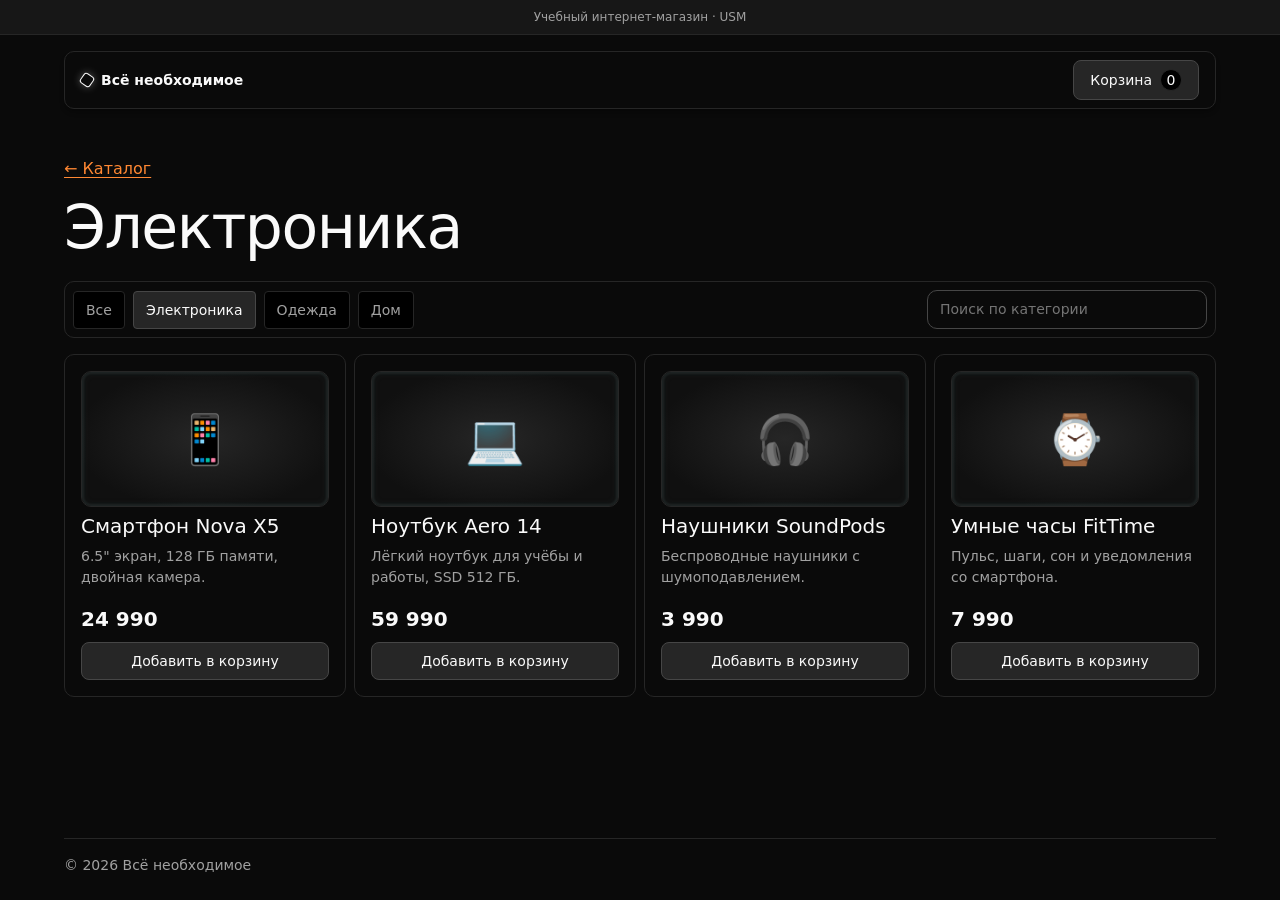
<file: individual/category-electronics.html>
<!doctype html>
<html lang="ru">
<head>
    <meta charset="UTF-8">
    <meta name="viewport" content="width=device-width, initial-scale=1.0">
    <title>Электроника — Всё необходимое</title>
    <link rel="stylesheet" href="assets/graphite.css">
    <link rel="stylesheet" href="assets/shop.css">
</head>
<body class="shop">
    <div class="strip">Учебный интернет-магазин · USM</div>
    <header class="topbar shell">
        <a href="index.html" class="wordmark">Всё необходимое</a>
        <a href="cart.html" class="button">Корзина <span class="count" data-cart-count>0</span></a>
    </header>
    <main data-category="electronics" class="shell">
        <header class="page-heading"><a href="index.html">← Каталог</a><h1>Электроника</h1></header>
        <div class="catalog-toolbar">
            <nav class="actions" aria-label="Категории">
                <a class="button chip" href="index.html">Все</a>
                <a class="button chip is-active" href="category-electronics.html" aria-current="page">Электроника</a>
                <a class="button chip" href="category-clothing.html">Одежда</a>
                <a class="button chip" href="category-home.html">Дом</a>
            </nav>
            <input data-search type="search" aria-label="Поиск по категории" placeholder="Поиск по категории">
        </div>
        <div data-products class="product-grid"><p class="empty-state">Загрузка товаров…</p></div>
    </main>
    <footer class="site-footer shell">© 2026 Всё необходимое</footer>
    <script src="assets/js/main.js"></script>
    <script src="assets/js/search.js"></script>
    <script src="assets/js/category.page.js"></script>
</body>
</html>
</file>
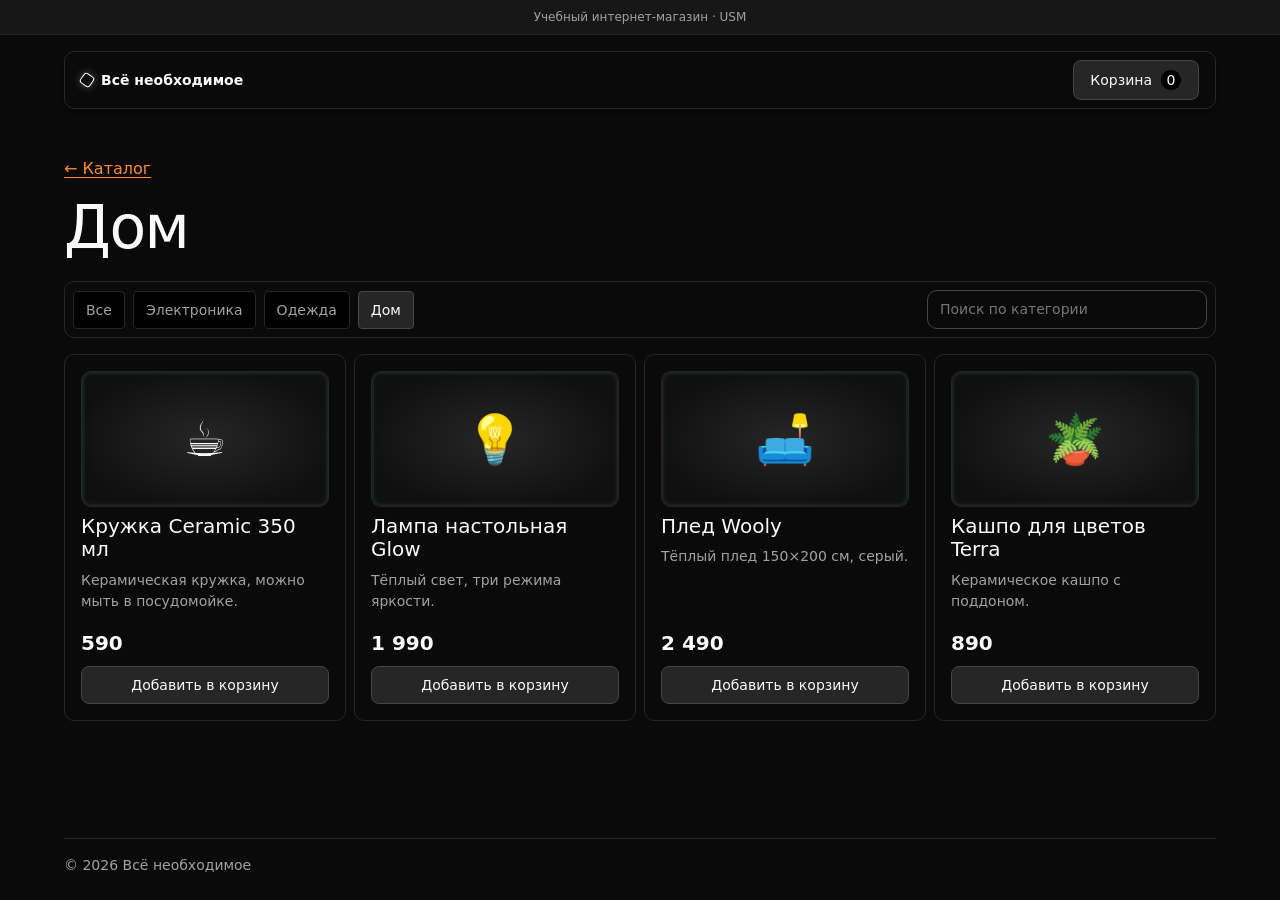
<file: individual/category-home.html>
<!doctype html>
<html lang="ru">
<head>
    <meta charset="UTF-8">
    <meta name="viewport" content="width=device-width, initial-scale=1.0">
    <title>Дом — Всё необходимое</title>
    <link rel="stylesheet" href="assets/graphite.css">
    <link rel="stylesheet" href="assets/shop.css">
</head>
<body class="shop">
    <div class="strip">Учебный интернет-магазин · USM</div>
    <header class="topbar shell">
        <a href="index.html" class="wordmark">Всё необходимое</a>
        <a href="cart.html" class="button">Корзина <span class="count" data-cart-count>0</span></a>
    </header>
    <main data-category="home" class="shell">
        <header class="page-heading"><a href="index.html">← Каталог</a><h1>Дом</h1></header>
        <div class="catalog-toolbar">
            <nav class="actions" aria-label="Категории">
                <a class="button chip" href="index.html">Все</a>
                <a class="button chip" href="category-electronics.html">Электроника</a>
                <a class="button chip" href="category-clothing.html">Одежда</a>
                <a class="button chip is-active" href="category-home.html" aria-current="page">Дом</a>
            </nav>
            <input data-search type="search" aria-label="Поиск по категории" placeholder="Поиск по категории">
        </div>
        <div data-products class="product-grid"><p class="empty-state">Загрузка товаров…</p></div>
    </main>
    <footer class="site-footer shell">© 2026 Всё необходимое</footer>
    <script src="assets/js/main.js"></script>
    <script src="assets/js/search.js"></script>
    <script src="assets/js/category.page.js"></script>
</body>
</html>
</file>
<file: individual/assets/graphite.css>
/* Graphite foundation — local to this standalone project. */
:root {
  color-scheme: dark;
  --color-obsidian-canvas: #0a0a0a;
  --color-true-black: #000;
  --color-charcoal-surface: #171717;
  --color-graphite-edge: #262626;
  --color-steel-border: #464646;
  --color-cloud-white: #fafafa;
  --color-paper-white: #e5e5e5;
  --color-fog: #a1a1a1;
  --color-ash: #737373;
  --color-signal-orange: #ff8833;
  --gradient-solar-spectrum: linear-gradient(120deg, #ffb931, #fafafa 35%, #fafafa 48%, #2e73fc 76%);
  --font-matterfont: matterFont, Inter, system-ui, sans-serif;
  --page-max-width: 1152px;
  --card-padding: 16px;
  --radius-card: 10px;
  --radius-button: 8px;
  --edge: 1px solid var(--color-graphite-edge);
  --shadow-sm: 0 4px 4px rgb(0 0 0 / .25);
  --inset-frame: inset 0 0 2px 2px rgb(101 129 128 / .15), inset 0 0 4px 4px rgb(32 47 46 / .15);
}

*, *::before, *::after { box-sizing: border-box; }
body {
  margin: 0;
  background: var(--color-obsidian-canvas);
  color: var(--color-cloud-white);
  font: 400 16px/1.5 var(--font-matterfont);
  font-feature-settings: "clig" 0, "liga" 0;
  overflow-wrap: anywhere;
}
.shell { width: min(var(--page-max-width), calc(100% - clamp(32px, 8vw, 96px))); margin-inline: auto; }
.strip {
  border-block-end: var(--edge);
  background: var(--color-charcoal-surface);
  text-align: center;
  padding: 8px 16px;
  font-size: 12px;
  color: var(--color-fog);
}
.topbar, .actions, .jump-links { display: flex; align-items: center; flex-wrap: wrap; gap: 8px; }
.topbar {
  justify-content: space-between;
  margin-block-start: 16px;
  padding: 8px 16px;
  min-height: 56px;
  border: var(--edge);
  border-radius: var(--radius-card);
  background: var(--color-obsidian-canvas);
  box-shadow: var(--shadow-sm);
  font-size: 14px;
  font-weight: 500;
}
.wordmark { display: inline-flex; align-items: center; gap: 8px; color: var(--color-cloud-white); font-weight: 600; text-decoration: none; }
.wordmark::before { content: ""; width: 12px; height: 12px; border: 1px solid; border-radius: 3px; transform: rotate(35deg); box-shadow: 0 0 8px rgb(255 255 255 / .3); }
.topbar-note { color: var(--color-fog); }
.hero {
  display: grid;
  grid-template-columns: minmax(0, 1.5fr) minmax(180px, 1fr);
  align-items: center;
  gap: 24px;
  margin-block: 48px 32px;
  min-height: 256px;
}
.hero-copy { position: relative; z-index: 1; }
.eyebrow, .badge {
  color: var(--color-fog);
  font: 600 12px/1.33 var(--font-matterfont);
  letter-spacing: .09em;
  text-transform: uppercase;
}
.eyebrow { display: flex; align-items: center; gap: 8px; margin: 0 0 16px; }
.eyebrow::before { content: ""; width: 16px; height: 1px; background: var(--gradient-solar-spectrum); }
.hero h1 { margin: 0 0 16px; font-size: clamp(36px, 6vw, 60px); font-weight: 500; line-height: 1; letter-spacing: -1.5px; }
.hero-copy > p:not(.eyebrow) { margin: 0; max-width: 54ch; }
.hero .actions { margin-top: 24px; }
.lattice {
  display: grid;
  place-items: center;
  isolation: isolate;
  overflow: hidden;
  min-height: 240px;
  border-radius: var(--radius-card);
  background: radial-gradient(ellipse, transparent 16%, var(--color-obsidian-canvas) 74%),
    repeating-linear-gradient(0deg, transparent 0 23px, #202020 23px 24px),
    repeating-linear-gradient(90deg, transparent 0 23px, #202020 23px 24px);
}
.lattice i {
  grid-area: 1 / 1;
  width: clamp(86px, 12vw, 140px);
  aspect-ratio: 1;
  border: 1px solid rgb(250 250 250 / .55);
  border-radius: 15px;
  transform: translateX(-30px) rotate(26deg);
  box-shadow: 0 0 20px #000, 0 0 12px rgb(250 250 250 / .16);
}
.lattice i:nth-child(2) { transform: rotate(40deg); border-color: #fafafa #2e73fc #fafafa #ffb931; box-shadow: -5px 0 18px rgb(255 185 49 / .16), 5px 0 18px rgb(46 115 252 / .2); }
.lattice i:nth-child(3) { transform: translateX(30px) rotate(54deg); }

h1, h2, h3 { line-height: 1.17; }
h2 { font-size: clamp(22px, 3.5vw, 36px); font-weight: 500; margin: 0 0 16px; letter-spacing: -.025em; }
h3 { font-size: 20px; font-weight: 500; margin: 0 0 8px; }
p { color: var(--color-fog); margin: 0 0 16px; }
a { color: var(--color-signal-orange); text-underline-offset: 3px; }
a:hover { text-decoration-thickness: 2px; }
:focus-visible { outline: 2px solid var(--color-paper-white); outline-offset: 3px; }
[id] { scroll-margin-block-start: 16px; }
button, .button, .jump-links a {
  display: inline-flex;
  align-items: center;
  justify-content: center;
  gap: 8px;
  border: 1px solid var(--color-steel-border);
  border-radius: var(--radius-button);
  background: var(--color-graphite-edge);
  color: var(--color-cloud-white);
  padding: 8px 16px;
  font: 500 14px/20px var(--font-matterfont);
  text-decoration: none;
  text-align: center;
  cursor: pointer;
}
button:hover:not(:disabled), .button:hover, .jump-links a:hover { background: var(--color-steel-border); }
:is(button, .button).primary, button[type=submit] {
  color: var(--color-charcoal-surface);
  background: var(--color-paper-white);
  border-color: rgb(255 255 255 / .1);
  box-shadow: inset 0 1px 0 #fff, inset 0 -2px 6px rgb(0 0 0 / .1);
}
:is(button, .button).primary:hover:not(:disabled), button[type=submit]:hover:not(:disabled) { background: var(--color-cloud-white); }
button:disabled { opacity: .5; cursor: not-allowed; }
.jump-links { padding: 8px; margin-bottom: 24px; border: var(--edge); border-radius: var(--radius-card); }
.jump-links a { background: var(--color-true-black); border-color: var(--color-graphite-edge); color: var(--color-fog); border-radius: 4px; padding-inline: 12px; }
.mosaic { display: grid; grid-template-columns: repeat(2, minmax(0, 1fr)); gap: 8px; align-items: start; }
.wide { grid-column: 1 / -1; }
.panel {
  min-width: 0;
  border: var(--edge);
  border-radius: var(--radius-card);
  background: var(--color-obsidian-canvas);
  padding: var(--card-padding);
}
.panel:not(.wide) > h2 { font-size: 24px; font-weight: 600; }
.panel > :last-child, fieldset > :last-child { margin-bottom: 0; }
.badge { display: inline-block; border: var(--edge); border-radius: 20px; padding: 4px 8px; margin: 0 0 8px; }
.table-wrap, .map-frame { overflow: auto; max-width: 100%; padding: 1px; }
.table-wrap { border: var(--edge); border-radius: var(--radius-card); }
table { width: 100%; border-collapse: collapse; font-size: 14px; }
caption { text-align: start; padding: 8px 16px; color: var(--color-fog); }
th, td { padding: 8px 16px; border: var(--edge); text-align: start; }
th { background: var(--color-charcoal-surface); font-weight: 600; }
td img { display: block; }
img, iframe, video, audio { max-width: 100%; }
img, iframe, video { border-radius: var(--radius-card); }
img, video { height: auto; }
iframe, video { border: var(--edge); background: var(--color-true-black); }
.map-frame img[usemap] { display: block; width: 600px; max-width: none; }
pre, .result, .demo-stage {
  padding: 16px;
  border: var(--edge);
  border-radius: var(--radius-card);
  background: var(--color-true-black);
  box-shadow: var(--inset-frame);
}
pre { overflow: auto; }
code { color: var(--color-paper-white); }
mark { color: var(--color-true-black); background: var(--color-paper-white); }
fieldset { min-width: 0; margin: 0; border: var(--edge); border-radius: var(--radius-card); padding: 16px; background: var(--color-charcoal-surface); }
legend { padding-inline: 8px; font-weight: 500; }
label { color: var(--color-fog); }
input, select, textarea { font: inherit; accent-color: var(--color-paper-white); }
input:not([type=checkbox], [type=radio]), select, textarea {
  max-width: 100%; min-width: 0;
  background: var(--color-obsidian-canvas);
  color: var(--color-cloud-white);
  border: 1px solid var(--color-steel-border);
  border-radius: var(--radius-card);
  padding: 8px 12px;
}
input[type=color] { min-height: 40px; }
textarea { resize: vertical; }
.form-columns, .sample-grid { display: grid; grid-template-columns: repeat(2, minmax(0, 1fr)); gap: 8px; }
.form-left, .form-right { min-width: 0; }
.form-row { display: flex; flex-wrap: wrap; align-items: center; gap: 8px; margin-bottom: 8px; }
.form-label, .field > span:first-child { flex-basis: 100%; color: var(--color-fog); font-size: 14px; }
.form-input, .field :is(input:not([type=radio], [type=checkbox], [type=color]), select, textarea) { width: 100%; }
.field { display: flex; flex-wrap: wrap; gap: 8px; margin-bottom: 8px; }
.form-note { font-size: 14px; margin-block: 16px 8px; }
.site-footer { margin-block: 48px 0; border-top: var(--edge); padding-block: 16px 24px; color: var(--color-fog); font-size: 14px; }
.site-footer a + a { margin-inline-start: 8px; }

@media (max-width: 720px) {
  .mosaic, .form-columns { grid-template-columns: minmax(0, 1fr); }
  .hero { min-height: 0; margin-block-start: 32px; gap: 8px; }
  .lattice { min-height: 184px; }
}
@media (max-width: 520px) {
  .hero { grid-template-columns: minmax(0, 1fr); }
  .lattice { min-height: 152px; }
  th, td { padding: 8px; }
}
</file>
<file: individual/assets/shop.css>
.shop { min-height: 100vh; display: flex; flex-direction: column; }
.shop main { flex: 1; }
.count { min-width: 22px; border: var(--edge); border-radius: 9999px; padding-inline: 4px; background: var(--color-true-black); text-align: center; }
.category-grid { display: grid; grid-template-columns: repeat(3, minmax(0, 1fr)); gap: 8px; }
.category-card { display: grid; grid-template-columns: 1fr auto; align-items: center; border: var(--edge); border-radius: var(--radius-card); background: var(--color-charcoal-surface); color: var(--color-cloud-white); padding: 16px; gap: 8px; text-decoration: none; }
.category-card:hover { border-color: var(--color-steel-border); }
.category-card span:last-child { color: var(--color-signal-orange); }
.category-icon { grid-column: 1 / -1; color: var(--color-paper-white); font-size: 24px; }
.catalog { margin-top: 56px; }
.page-heading { margin-block: 48px 24px; }
.page-heading h1 { font-size: clamp(36px, 6vw, 60px); font-weight: 500; line-height: 1; letter-spacing: -1.5px; margin: 16px 0 0; }
.catalog-toolbar { display: flex; justify-content: space-between; align-items: center; flex-wrap: wrap; gap: 8px; border: var(--edge); border-radius: var(--radius-card); padding: 8px; margin-bottom: 16px; }
.catalog-toolbar input { width: min(100%, 280px); font-size: 14px; }
.chip, .button.chip { padding: 8px 12px; border-radius: 4px; background: var(--color-true-black); border-color: var(--color-graphite-edge); color: var(--color-fog); }
.chip.is-active, .button.chip.is-active { background: var(--color-graphite-edge); border-color: var(--color-steel-border); color: var(--color-cloud-white); }
.product-grid { display: grid; grid-template-columns: repeat(auto-fit, minmax(min(100%, 230px), 1fr)); gap: 8px; }
.product-card { display: flex; flex-direction: column; gap: 8px; }
.product-card h3, .product-card p { margin: 0; }
.product-visual { display: grid; place-items: center; min-height: 136px; border-radius: var(--radius-card); background: radial-gradient(ellipse at center, #262626, #101010 75%); border: var(--edge); box-shadow: var(--inset-frame); font-size: 48px; }
.product-description { flex: 1; font-size: 14px; }
.product-card .price { color: var(--color-cloud-white); font-size: 20px; font-weight: 600; margin-block: 8px 0; }
.empty-state { grid-column: 1 / -1; border: var(--edge); border-radius: var(--radius-card); padding: 16px; }
.cart-layout { display: grid; grid-template-columns: minmax(0, 2fr) minmax(220px, 1fr); align-items: start; gap: 8px; }
.cart-list { display: grid; gap: 8px; }
.cart-item { display: grid; grid-template-columns: auto minmax(0, 1fr) auto; grid-template-areas: "icon details qty" ". total remove"; align-items: center; gap: 8px 16px; border: var(--edge); border-radius: var(--radius-card); padding: 8px; }
.cart-item p, .cart-item h3 { margin: 0; }
.cart-item p { font-size: 14px; }
.cart-icon { grid-area: icon; display: grid; place-items: center; width: 56px; height: 56px; font-size: 24px; border-radius: 10px; background: var(--color-charcoal-surface); }
.cart-details { grid-area: details; }
.qty { grid-area: qty; display: flex; align-items: center; gap: 8px; }
.qty button { width: 32px; height: 32px; padding: 0; border-radius: 9999px; }
.cart-item .line-price { grid-area: total; color: var(--color-cloud-white); font-weight: 600; }
.cart-item [data-remove] { grid-area: remove; justify-self: start; }
.cart-summary button { width: 100%; }
.notice { color: var(--color-cloud-white); margin-bottom: 8px; }
.hidden { display: none; }
@media (max-width: 760px) { .cart-layout { grid-template-columns: minmax(0, 1fr); } }
@media (max-width: 520px) {
    .category-grid { grid-template-columns: minmax(0, 1fr); }
    .category-card { grid-template-columns: auto 1fr auto; align-items: center; }
    .category-icon { grid-column: auto; }
    .cart-item { grid-template-columns: auto minmax(0, 1fr); grid-template-areas: "icon details" "qty qty" "total remove"; }
    .catalog-toolbar input { width: 100%; }
}
</file>
<file: lab1/graphite.css>
/* Graphite foundation — local to this standalone project. */
:root {
  color-scheme: dark;
  --color-obsidian-canvas: #0a0a0a;
  --color-true-black: #000;
  --color-charcoal-surface: #171717;
  --color-graphite-edge: #262626;
  --color-steel-border: #464646;
  --color-cloud-white: #fafafa;
  --color-paper-white: #e5e5e5;
  --color-fog: #a1a1a1;
  --color-ash: #737373;
  --color-signal-orange: #ff8833;
  --gradient-solar-spectrum: linear-gradient(120deg, #ffb931, #fafafa 35%, #fafafa 48%, #2e73fc 76%);
  --font-matterfont: matterFont, Inter, system-ui, sans-serif;
  --page-max-width: 1152px;
  --card-padding: 16px;
  --radius-card: 10px;
  --radius-button: 8px;
  --edge: 1px solid var(--color-graphite-edge);
  --shadow-sm: 0 4px 4px rgb(0 0 0 / .25);
  --inset-frame: inset 0 0 2px 2px rgb(101 129 128 / .15), inset 0 0 4px 4px rgb(32 47 46 / .15);
}

*, *::before, *::after { box-sizing: border-box; }
body {
  margin: 0;
  background: var(--color-obsidian-canvas);
  color: var(--color-cloud-white);
  font: 400 16px/1.5 var(--font-matterfont);
  font-feature-settings: "clig" 0, "liga" 0;
  overflow-wrap: anywhere;
}
.shell { width: min(var(--page-max-width), calc(100% - clamp(32px, 8vw, 96px))); margin-inline: auto; }
.strip {
  border-block-end: var(--edge);
  background: var(--color-charcoal-surface);
  text-align: center;
  padding: 8px 16px;
  font-size: 12px;
  color: var(--color-fog);
}
.topbar, .actions, .jump-links { display: flex; align-items: center; flex-wrap: wrap; gap: 8px; }
.topbar {
  justify-content: space-between;
  margin-block-start: 16px;
  padding: 8px 16px;
  min-height: 56px;
  border: var(--edge);
  border-radius: var(--radius-card);
  background: var(--color-obsidian-canvas);
  box-shadow: var(--shadow-sm);
  font-size: 14px;
  font-weight: 500;
}
.wordmark { display: inline-flex; align-items: center; gap: 8px; color: var(--color-cloud-white); font-weight: 600; text-decoration: none; }
.wordmark::before { content: ""; width: 12px; height: 12px; border: 1px solid; border-radius: 3px; transform: rotate(35deg); box-shadow: 0 0 8px rgb(255 255 255 / .3); }
.topbar-note { color: var(--color-fog); }
.hero {
  display: grid;
  grid-template-columns: minmax(0, 1.5fr) minmax(180px, 1fr);
  align-items: center;
  gap: 24px;
  margin-block: 48px 32px;
  min-height: 256px;
}
.hero-copy { position: relative; z-index: 1; }
.eyebrow, .badge {
  color: var(--color-fog);
  font: 600 12px/1.33 var(--font-matterfont);
  letter-spacing: .09em;
  text-transform: uppercase;
}
.eyebrow { display: flex; align-items: center; gap: 8px; margin: 0 0 16px; }
.eyebrow::before { content: ""; width: 16px; height: 1px; background: var(--gradient-solar-spectrum); }
.hero h1 { margin: 0 0 16px; font-size: clamp(36px, 6vw, 60px); font-weight: 500; line-height: 1; letter-spacing: -1.5px; }
.hero-copy > p:not(.eyebrow) { margin: 0; max-width: 54ch; }
.hero .actions { margin-top: 24px; }
.lattice {
  display: grid;
  place-items: center;
  isolation: isolate;
  overflow: hidden;
  min-height: 240px;
  border-radius: var(--radius-card);
  background: radial-gradient(ellipse, transparent 16%, var(--color-obsidian-canvas) 74%),
    repeating-linear-gradient(0deg, transparent 0 23px, #202020 23px 24px),
    repeating-linear-gradient(90deg, transparent 0 23px, #202020 23px 24px);
}
.lattice i {
  grid-area: 1 / 1;
  width: clamp(86px, 12vw, 140px);
  aspect-ratio: 1;
  border: 1px solid rgb(250 250 250 / .55);
  border-radius: 15px;
  transform: translateX(-30px) rotate(26deg);
  box-shadow: 0 0 20px #000, 0 0 12px rgb(250 250 250 / .16);
}
.lattice i:nth-child(2) { transform: rotate(40deg); border-color: #fafafa #2e73fc #fafafa #ffb931; box-shadow: -5px 0 18px rgb(255 185 49 / .16), 5px 0 18px rgb(46 115 252 / .2); }
.lattice i:nth-child(3) { transform: translateX(30px) rotate(54deg); }

h1, h2, h3 { line-height: 1.17; }
h2 { font-size: clamp(22px, 3.5vw, 36px); font-weight: 500; margin: 0 0 16px; letter-spacing: -.025em; }
h3 { font-size: 20px; font-weight: 500; margin: 0 0 8px; }
p { color: var(--color-fog); margin: 0 0 16px; }
a { color: var(--color-signal-orange); text-underline-offset: 3px; }
a:hover { text-decoration-thickness: 2px; }
:focus-visible { outline: 2px solid var(--color-paper-white); outline-offset: 3px; }
[id] { scroll-margin-block-start: 16px; }
button, .button, .jump-links a {
  display: inline-flex;
  align-items: center;
  justify-content: center;
  gap: 8px;
  border: 1px solid var(--color-steel-border);
  border-radius: var(--radius-button);
  background: var(--color-graphite-edge);
  color: var(--color-cloud-white);
  padding: 8px 16px;
  font: 500 14px/20px var(--font-matterfont);
  text-decoration: none;
  text-align: center;
  cursor: pointer;
}
button:hover:not(:disabled), .button:hover, .jump-links a:hover { background: var(--color-steel-border); }
:is(button, .button).primary, button[type=submit] {
  color: var(--color-charcoal-surface);
  background: var(--color-paper-white);
  border-color: rgb(255 255 255 / .1);
  box-shadow: inset 0 1px 0 #fff, inset 0 -2px 6px rgb(0 0 0 / .1);
}
:is(button, .button).primary:hover:not(:disabled), button[type=submit]:hover:not(:disabled) { background: var(--color-cloud-white); }
button:disabled { opacity: .5; cursor: not-allowed; }
.jump-links { padding: 8px; margin-bottom: 24px; border: var(--edge); border-radius: var(--radius-card); }
.jump-links a { background: var(--color-true-black); border-color: var(--color-graphite-edge); color: var(--color-fog); border-radius: 4px; padding-inline: 12px; }
.mosaic { display: grid; grid-template-columns: repeat(2, minmax(0, 1fr)); gap: 8px; align-items: start; }
.wide { grid-column: 1 / -1; }
.panel {
  min-width: 0;
  border: var(--edge);
  border-radius: var(--radius-card);
  background: var(--color-obsidian-canvas);
  padding: var(--card-padding);
}
.panel:not(.wide) > h2 { font-size: 24px; font-weight: 600; }
.panel > :last-child, fieldset > :last-child { margin-bottom: 0; }
.badge { display: inline-block; border: var(--edge); border-radius: 20px; padding: 4px 8px; margin: 0 0 8px; }
.table-wrap, .map-frame { overflow: auto; max-width: 100%; padding: 1px; }
.table-wrap { border: var(--edge); border-radius: var(--radius-card); }
table { width: 100%; border-collapse: collapse; font-size: 14px; }
caption { text-align: start; padding: 8px 16px; color: var(--color-fog); }
th, td { padding: 8px 16px; border: var(--edge); text-align: start; }
th { background: var(--color-charcoal-surface); font-weight: 600; }
td img { display: block; }
img, iframe, video, audio { max-width: 100%; }
img, iframe, video { border-radius: var(--radius-card); }
img, video { height: auto; }
iframe, video { border: var(--edge); background: var(--color-true-black); }
.map-frame img[usemap] { display: block; width: 600px; max-width: none; }
pre, .result, .demo-stage {
  padding: 16px;
  border: var(--edge);
  border-radius: var(--radius-card);
  background: var(--color-true-black);
  box-shadow: var(--inset-frame);
}
pre { overflow: auto; }
code { color: var(--color-paper-white); }
mark { color: var(--color-true-black); background: var(--color-paper-white); }
fieldset { min-width: 0; margin: 0; border: var(--edge); border-radius: var(--radius-card); padding: 16px; background: var(--color-charcoal-surface); }
legend { padding-inline: 8px; font-weight: 500; }
label { color: var(--color-fog); }
input, select, textarea { font: inherit; accent-color: var(--color-paper-white); }
input:not([type=checkbox], [type=radio]), select, textarea {
  max-width: 100%; min-width: 0;
  background: var(--color-obsidian-canvas);
  color: var(--color-cloud-white);
  border: 1px solid var(--color-steel-border);
  border-radius: var(--radius-card);
  padding: 8px 12px;
}
input[type=color] { min-height: 40px; }
textarea { resize: vertical; }
.form-columns, .sample-grid { display: grid; grid-template-columns: repeat(2, minmax(0, 1fr)); gap: 8px; }
.form-left, .form-right { min-width: 0; }
.form-row { display: flex; flex-wrap: wrap; align-items: center; gap: 8px; margin-bottom: 8px; }
.form-label, .field > span:first-child { flex-basis: 100%; color: var(--color-fog); font-size: 14px; }
.form-input, .field :is(input:not([type=radio], [type=checkbox], [type=color]), select, textarea) { width: 100%; }
.field { display: flex; flex-wrap: wrap; gap: 8px; margin-bottom: 8px; }
.form-note { font-size: 14px; margin-block: 16px 8px; }
.site-footer { margin-block: 48px 0; border-top: var(--edge); padding-block: 16px 24px; color: var(--color-fog); font-size: 14px; }
.site-footer a + a { margin-inline-start: 8px; }

@media (max-width: 720px) {
  .mosaic, .form-columns { grid-template-columns: minmax(0, 1fr); }
  .hero { min-height: 0; margin-block-start: 32px; gap: 8px; }
  .lattice { min-height: 184px; }
}
@media (max-width: 520px) {
  .hero { grid-template-columns: minmax(0, 1fr); }
  .lattice { min-height: 152px; }
  th, td { padding: 8px; }
}
</file>
<file: lab1/style.css>
.chapter-nav > ul { display: grid; grid-template-columns: repeat(3, minmax(0, 1fr)); gap: 8px; width: 100%; }
.chapter-nav ul { list-style: none; padding: 0; margin: 0; }
.chapter-nav li { min-width: 0; }
.chapter-nav li ul { display: flex; flex-wrap: wrap; gap: 4px; margin-block-start: 8px; }
.chapter-nav li li a { font-size: 12px; padding: 4px 8px; }
.list-grid { margin-block: 8px 24px; }
.list-grid > :is(ul, ol), .chapter dl { border: var(--edge); border-radius: var(--radius-card); background: var(--color-charcoal-surface); margin: 0; padding: 16px 16px 16px 32px; }
.chapter dl { margin-block: 8px 16px; padding-inline: 16px; }
.chapter dd { margin: 0 0 8px; color: var(--color-fog); }
.text-samples blockquote { margin-inline: 0; padding: 8px 16px; border-inline-start: 1px solid var(--color-steel-border); }
@media (max-width: 520px) { .chapter-nav > ul { grid-template-columns: 1fr; } }
</file>
<file: lab3/graphite.css>
/* Graphite foundation — local to this standalone project. */
:root {
  color-scheme: dark;
  --color-obsidian-canvas: #0a0a0a;
  --color-true-black: #000;
  --color-charcoal-surface: #171717;
  --color-graphite-edge: #262626;
  --color-steel-border: #464646;
  --color-cloud-white: #fafafa;
  --color-paper-white: #e5e5e5;
  --color-fog: #a1a1a1;
  --color-ash: #737373;
  --color-signal-orange: #ff8833;
  --gradient-solar-spectrum: linear-gradient(120deg, #ffb931, #fafafa 35%, #fafafa 48%, #2e73fc 76%);
  --font-matterfont: matterFont, Inter, system-ui, sans-serif;
  --page-max-width: 1152px;
  --card-padding: 16px;
  --radius-card: 10px;
  --radius-button: 8px;
  --edge: 1px solid var(--color-graphite-edge);
  --shadow-sm: 0 4px 4px rgb(0 0 0 / .25);
  --inset-frame: inset 0 0 2px 2px rgb(101 129 128 / .15), inset 0 0 4px 4px rgb(32 47 46 / .15);
}

*, *::before, *::after { box-sizing: border-box; }
body {
  margin: 0;
  background: var(--color-obsidian-canvas);
  color: var(--color-cloud-white);
  font: 400 16px/1.5 var(--font-matterfont);
  font-feature-settings: "clig" 0, "liga" 0;
  overflow-wrap: anywhere;
}
.shell { width: min(var(--page-max-width), calc(100% - clamp(32px, 8vw, 96px))); margin-inline: auto; }
.strip {
  border-block-end: var(--edge);
  background: var(--color-charcoal-surface);
  text-align: center;
  padding: 8px 16px;
  font-size: 12px;
  color: var(--color-fog);
}
.topbar, .actions, .jump-links { display: flex; align-items: center; flex-wrap: wrap; gap: 8px; }
.topbar {
  justify-content: space-between;
  margin-block-start: 16px;
  padding: 8px 16px;
  min-height: 56px;
  border: var(--edge);
  border-radius: var(--radius-card);
  background: var(--color-obsidian-canvas);
  box-shadow: var(--shadow-sm);
  font-size: 14px;
  font-weight: 500;
}
.wordmark { display: inline-flex; align-items: center; gap: 8px; color: var(--color-cloud-white); font-weight: 600; text-decoration: none; }
.wordmark::before { content: ""; width: 12px; height: 12px; border: 1px solid; border-radius: 3px; transform: rotate(35deg); box-shadow: 0 0 8px rgb(255 255 255 / .3); }
.topbar-note { color: var(--color-fog); }
.hero {
  display: grid;
  grid-template-columns: minmax(0, 1.5fr) minmax(180px, 1fr);
  align-items: center;
  gap: 24px;
  margin-block: 48px 32px;
  min-height: 256px;
}
.hero-copy { position: relative; z-index: 1; }
.eyebrow, .badge {
  color: var(--color-fog);
  font: 600 12px/1.33 var(--font-matterfont);
  letter-spacing: .09em;
  text-transform: uppercase;
}
.eyebrow { display: flex; align-items: center; gap: 8px; margin: 0 0 16px; }
.eyebrow::before { content: ""; width: 16px; height: 1px; background: var(--gradient-solar-spectrum); }
.hero h1 { margin: 0 0 16px; font-size: clamp(36px, 6vw, 60px); font-weight: 500; line-height: 1; letter-spacing: -1.5px; }
.hero-copy > p:not(.eyebrow) { margin: 0; max-width: 54ch; }
.hero .actions { margin-top: 24px; }
.lattice {
  display: grid;
  place-items: center;
  isolation: isolate;
  overflow: hidden;
  min-height: 240px;
  border-radius: var(--radius-card);
  background: radial-gradient(ellipse, transparent 16%, var(--color-obsidian-canvas) 74%),
    repeating-linear-gradient(0deg, transparent 0 23px, #202020 23px 24px),
    repeating-linear-gradient(90deg, transparent 0 23px, #202020 23px 24px);
}
.lattice i {
  grid-area: 1 / 1;
  width: clamp(86px, 12vw, 140px);
  aspect-ratio: 1;
  border: 1px solid rgb(250 250 250 / .55);
  border-radius: 15px;
  transform: translateX(-30px) rotate(26deg);
  box-shadow: 0 0 20px #000, 0 0 12px rgb(250 250 250 / .16);
}
.lattice i:nth-child(2) { transform: rotate(40deg); border-color: #fafafa #2e73fc #fafafa #ffb931; box-shadow: -5px 0 18px rgb(255 185 49 / .16), 5px 0 18px rgb(46 115 252 / .2); }
.lattice i:nth-child(3) { transform: translateX(30px) rotate(54deg); }

h1, h2, h3 { line-height: 1.17; }
h2 { font-size: clamp(22px, 3.5vw, 36px); font-weight: 500; margin: 0 0 16px; letter-spacing: -.025em; }
h3 { font-size: 20px; font-weight: 500; margin: 0 0 8px; }
p { color: var(--color-fog); margin: 0 0 16px; }
a { color: var(--color-signal-orange); text-underline-offset: 3px; }
a:hover { text-decoration-thickness: 2px; }
:focus-visible { outline: 2px solid var(--color-paper-white); outline-offset: 3px; }
[id] { scroll-margin-block-start: 16px; }
button, .button, .jump-links a {
  display: inline-flex;
  align-items: center;
  justify-content: center;
  gap: 8px;
  border: 1px solid var(--color-steel-border);
  border-radius: var(--radius-button);
  background: var(--color-graphite-edge);
  color: var(--color-cloud-white);
  padding: 8px 16px;
  font: 500 14px/20px var(--font-matterfont);
  text-decoration: none;
  text-align: center;
  cursor: pointer;
}
button:hover:not(:disabled), .button:hover, .jump-links a:hover { background: var(--color-steel-border); }
:is(button, .button).primary, button[type=submit] {
  color: var(--color-charcoal-surface);
  background: var(--color-paper-white);
  border-color: rgb(255 255 255 / .1);
  box-shadow: inset 0 1px 0 #fff, inset 0 -2px 6px rgb(0 0 0 / .1);
}
:is(button, .button).primary:hover:not(:disabled), button[type=submit]:hover:not(:disabled) { background: var(--color-cloud-white); }
button:disabled { opacity: .5; cursor: not-allowed; }
.jump-links { padding: 8px; margin-bottom: 24px; border: var(--edge); border-radius: var(--radius-card); }
.jump-links a { background: var(--color-true-black); border-color: var(--color-graphite-edge); color: var(--color-fog); border-radius: 4px; padding-inline: 12px; }
.mosaic { display: grid; grid-template-columns: repeat(2, minmax(0, 1fr)); gap: 8px; align-items: start; }
.wide { grid-column: 1 / -1; }
.panel {
  min-width: 0;
  border: var(--edge);
  border-radius: var(--radius-card);
  background: var(--color-obsidian-canvas);
  padding: var(--card-padding);
}
.panel:not(.wide) > h2 { font-size: 24px; font-weight: 600; }
.panel > :last-child, fieldset > :last-child { margin-bottom: 0; }
.badge { display: inline-block; border: var(--edge); border-radius: 20px; padding: 4px 8px; margin: 0 0 8px; }
.table-wrap, .map-frame { overflow: auto; max-width: 100%; padding: 1px; }
.table-wrap { border: var(--edge); border-radius: var(--radius-card); }
table { width: 100%; border-collapse: collapse; font-size: 14px; }
caption { text-align: start; padding: 8px 16px; color: var(--color-fog); }
th, td { padding: 8px 16px; border: var(--edge); text-align: start; }
th { background: var(--color-charcoal-surface); font-weight: 600; }
td img { display: block; }
img, iframe, video, audio { max-width: 100%; }
img, iframe, video { border-radius: var(--radius-card); }
img, video { height: auto; }
iframe, video { border: var(--edge); background: var(--color-true-black); }
.map-frame img[usemap] { display: block; width: 600px; max-width: none; }
pre, .result, .demo-stage {
  padding: 16px;
  border: var(--edge);
  border-radius: var(--radius-card);
  background: var(--color-true-black);
  box-shadow: var(--inset-frame);
}
pre { overflow: auto; }
code { color: var(--color-paper-white); }
mark { color: var(--color-true-black); background: var(--color-paper-white); }
fieldset { min-width: 0; margin: 0; border: var(--edge); border-radius: var(--radius-card); padding: 16px; background: var(--color-charcoal-surface); }
legend { padding-inline: 8px; font-weight: 500; }
label { color: var(--color-fog); }
input, select, textarea { font: inherit; accent-color: var(--color-paper-white); }
input:not([type=checkbox], [type=radio]), select, textarea {
  max-width: 100%; min-width: 0;
  background: var(--color-obsidian-canvas);
  color: var(--color-cloud-white);
  border: 1px solid var(--color-steel-border);
  border-radius: var(--radius-card);
  padding: 8px 12px;
}
input[type=color] { min-height: 40px; }
textarea { resize: vertical; }
.form-columns, .sample-grid { display: grid; grid-template-columns: repeat(2, minmax(0, 1fr)); gap: 8px; }
.form-left, .form-right { min-width: 0; }
.form-row { display: flex; flex-wrap: wrap; align-items: center; gap: 8px; margin-bottom: 8px; }
.form-label, .field > span:first-child { flex-basis: 100%; color: var(--color-fog); font-size: 14px; }
.form-input, .field :is(input:not([type=radio], [type=checkbox], [type=color]), select, textarea) { width: 100%; }
.field { display: flex; flex-wrap: wrap; gap: 8px; margin-bottom: 8px; }
.form-note { font-size: 14px; margin-block: 16px 8px; }
.site-footer { margin-block: 48px 0; border-top: var(--edge); padding-block: 16px 24px; color: var(--color-fog); font-size: 14px; }
.site-footer a + a { margin-inline-start: 8px; }

@media (max-width: 720px) {
  .mosaic, .form-columns { grid-template-columns: minmax(0, 1fr); }
  .hero { min-height: 0; margin-block-start: 32px; gap: 8px; }
  .lattice { min-height: 184px; }
}
@media (max-width: 520px) {
  .hero { grid-template-columns: minmax(0, 1fr); }
  .lattice { min-height: 152px; }
  th, td { padding: 8px; }
}
</file>
<file: lab3/CSS/style.css>
/* External CSS example: timetable and grouped rows. */
#schedule table { min-width: 700px; }
#schedule td[rowspan] { background: var(--color-charcoal-surface); font-weight: 600; }
#schedule tr:nth-child(even) td:not([rowspan]) { background: var(--color-true-black); }
#schedule tr:hover td:not([rowspan]) { background: var(--color-charcoal-surface); }
#schedule td:nth-child(3) { font-variant-numeric: tabular-nums; }
</file>
<file: lab4/graphite.css>
/* Graphite foundation — local to this standalone project. */
:root {
  color-scheme: dark;
  --color-obsidian-canvas: #0a0a0a;
  --color-true-black: #000;
  --color-charcoal-surface: #171717;
  --color-graphite-edge: #262626;
  --color-steel-border: #464646;
  --color-cloud-white: #fafafa;
  --color-paper-white: #e5e5e5;
  --color-fog: #a1a1a1;
  --color-ash: #737373;
  --color-signal-orange: #ff8833;
  --gradient-solar-spectrum: linear-gradient(120deg, #ffb931, #fafafa 35%, #fafafa 48%, #2e73fc 76%);
  --font-matterfont: matterFont, Inter, system-ui, sans-serif;
  --page-max-width: 1152px;
  --card-padding: 16px;
  --radius-card: 10px;
  --radius-button: 8px;
  --edge: 1px solid var(--color-graphite-edge);
  --shadow-sm: 0 4px 4px rgb(0 0 0 / .25);
  --inset-frame: inset 0 0 2px 2px rgb(101 129 128 / .15), inset 0 0 4px 4px rgb(32 47 46 / .15);
}

*, *::before, *::after { box-sizing: border-box; }
body {
  margin: 0;
  background: var(--color-obsidian-canvas);
  color: var(--color-cloud-white);
  font: 400 16px/1.5 var(--font-matterfont);
  font-feature-settings: "clig" 0, "liga" 0;
  overflow-wrap: anywhere;
}
.shell { width: min(var(--page-max-width), calc(100% - clamp(32px, 8vw, 96px))); margin-inline: auto; }
.strip {
  border-block-end: var(--edge);
  background: var(--color-charcoal-surface);
  text-align: center;
  padding: 8px 16px;
  font-size: 12px;
  color: var(--color-fog);
}
.topbar, .actions, .jump-links { display: flex; align-items: center; flex-wrap: wrap; gap: 8px; }
.topbar {
  justify-content: space-between;
  margin-block-start: 16px;
  padding: 8px 16px;
  min-height: 56px;
  border: var(--edge);
  border-radius: var(--radius-card);
  background: var(--color-obsidian-canvas);
  box-shadow: var(--shadow-sm);
  font-size: 14px;
  font-weight: 500;
}
.wordmark { display: inline-flex; align-items: center; gap: 8px; color: var(--color-cloud-white); font-weight: 600; text-decoration: none; }
.wordmark::before { content: ""; width: 12px; height: 12px; border: 1px solid; border-radius: 3px; transform: rotate(35deg); box-shadow: 0 0 8px rgb(255 255 255 / .3); }
.topbar-note { color: var(--color-fog); }
.hero {
  display: grid;
  grid-template-columns: minmax(0, 1.5fr) minmax(180px, 1fr);
  align-items: center;
  gap: 24px;
  margin-block: 48px 32px;
  min-height: 256px;
}
.hero-copy { position: relative; z-index: 1; }
.eyebrow, .badge {
  color: var(--color-fog);
  font: 600 12px/1.33 var(--font-matterfont);
  letter-spacing: .09em;
  text-transform: uppercase;
}
.eyebrow { display: flex; align-items: center; gap: 8px; margin: 0 0 16px; }
.eyebrow::before { content: ""; width: 16px; height: 1px; background: var(--gradient-solar-spectrum); }
.hero h1 { margin: 0 0 16px; font-size: clamp(36px, 6vw, 60px); font-weight: 500; line-height: 1; letter-spacing: -1.5px; }
.hero-copy > p:not(.eyebrow) { margin: 0; max-width: 54ch; }
.hero .actions { margin-top: 24px; }
.lattice {
  display: grid;
  place-items: center;
  isolation: isolate;
  overflow: hidden;
  min-height: 240px;
  border-radius: var(--radius-card);
  background: radial-gradient(ellipse, transparent 16%, var(--color-obsidian-canvas) 74%),
    repeating-linear-gradient(0deg, transparent 0 23px, #202020 23px 24px),
    repeating-linear-gradient(90deg, transparent 0 23px, #202020 23px 24px);
}
.lattice i {
  grid-area: 1 / 1;
  width: clamp(86px, 12vw, 140px);
  aspect-ratio: 1;
  border: 1px solid rgb(250 250 250 / .55);
  border-radius: 15px;
  transform: translateX(-30px) rotate(26deg);
  box-shadow: 0 0 20px #000, 0 0 12px rgb(250 250 250 / .16);
}
.lattice i:nth-child(2) { transform: rotate(40deg); border-color: #fafafa #2e73fc #fafafa #ffb931; box-shadow: -5px 0 18px rgb(255 185 49 / .16), 5px 0 18px rgb(46 115 252 / .2); }
.lattice i:nth-child(3) { transform: translateX(30px) rotate(54deg); }

h1, h2, h3 { line-height: 1.17; }
h2 { font-size: clamp(22px, 3.5vw, 36px); font-weight: 500; margin: 0 0 16px; letter-spacing: -.025em; }
h3 { font-size: 20px; font-weight: 500; margin: 0 0 8px; }
p { color: var(--color-fog); margin: 0 0 16px; }
a { color: var(--color-signal-orange); text-underline-offset: 3px; }
a:hover { text-decoration-thickness: 2px; }
:focus-visible { outline: 2px solid var(--color-paper-white); outline-offset: 3px; }
[id] { scroll-margin-block-start: 16px; }
button, .button, .jump-links a {
  display: inline-flex;
  align-items: center;
  justify-content: center;
  gap: 8px;
  border: 1px solid var(--color-steel-border);
  border-radius: var(--radius-button);
  background: var(--color-graphite-edge);
  color: var(--color-cloud-white);
  padding: 8px 16px;
  font: 500 14px/20px var(--font-matterfont);
  text-decoration: none;
  text-align: center;
  cursor: pointer;
}
button:hover:not(:disabled), .button:hover, .jump-links a:hover { background: var(--color-steel-border); }
:is(button, .button).primary, button[type=submit] {
  color: var(--color-charcoal-surface);
  background: var(--color-paper-white);
  border-color: rgb(255 255 255 / .1);
  box-shadow: inset 0 1px 0 #fff, inset 0 -2px 6px rgb(0 0 0 / .1);
}
:is(button, .button).primary:hover:not(:disabled), button[type=submit]:hover:not(:disabled) { background: var(--color-cloud-white); }
button:disabled { opacity: .5; cursor: not-allowed; }
.jump-links { padding: 8px; margin-bottom: 24px; border: var(--edge); border-radius: var(--radius-card); }
.jump-links a { background: var(--color-true-black); border-color: var(--color-graphite-edge); color: var(--color-fog); border-radius: 4px; padding-inline: 12px; }
.mosaic { display: grid; grid-template-columns: repeat(2, minmax(0, 1fr)); gap: 8px; align-items: start; }
.wide { grid-column: 1 / -1; }
.panel {
  min-width: 0;
  border: var(--edge);
  border-radius: var(--radius-card);
  background: var(--color-obsidian-canvas);
  padding: var(--card-padding);
}
.panel:not(.wide) > h2 { font-size: 24px; font-weight: 600; }
.panel > :last-child, fieldset > :last-child { margin-bottom: 0; }
.badge { display: inline-block; border: var(--edge); border-radius: 20px; padding: 4px 8px; margin: 0 0 8px; }
.table-wrap, .map-frame { overflow: auto; max-width: 100%; padding: 1px; }
.table-wrap { border: var(--edge); border-radius: var(--radius-card); }
table { width: 100%; border-collapse: collapse; font-size: 14px; }
caption { text-align: start; padding: 8px 16px; color: var(--color-fog); }
th, td { padding: 8px 16px; border: var(--edge); text-align: start; }
th { background: var(--color-charcoal-surface); font-weight: 600; }
td img { display: block; }
img, iframe, video, audio { max-width: 100%; }
img, iframe, video { border-radius: var(--radius-card); }
img, video { height: auto; }
iframe, video { border: var(--edge); background: var(--color-true-black); }
.map-frame img[usemap] { display: block; width: 600px; max-width: none; }
pre, .result, .demo-stage {
  padding: 16px;
  border: var(--edge);
  border-radius: var(--radius-card);
  background: var(--color-true-black);
  box-shadow: var(--inset-frame);
}
pre { overflow: auto; }
code { color: var(--color-paper-white); }
mark { color: var(--color-true-black); background: var(--color-paper-white); }
fieldset { min-width: 0; margin: 0; border: var(--edge); border-radius: var(--radius-card); padding: 16px; background: var(--color-charcoal-surface); }
legend { padding-inline: 8px; font-weight: 500; }
label { color: var(--color-fog); }
input, select, textarea { font: inherit; accent-color: var(--color-paper-white); }
input:not([type=checkbox], [type=radio]), select, textarea {
  max-width: 100%; min-width: 0;
  background: var(--color-obsidian-canvas);
  color: var(--color-cloud-white);
  border: 1px solid var(--color-steel-border);
  border-radius: var(--radius-card);
  padding: 8px 12px;
}
input[type=color] { min-height: 40px; }
textarea { resize: vertical; }
.form-columns, .sample-grid { display: grid; grid-template-columns: repeat(2, minmax(0, 1fr)); gap: 8px; }
.form-left, .form-right { min-width: 0; }
.form-row { display: flex; flex-wrap: wrap; align-items: center; gap: 8px; margin-bottom: 8px; }
.form-label, .field > span:first-child { flex-basis: 100%; color: var(--color-fog); font-size: 14px; }
.form-input, .field :is(input:not([type=radio], [type=checkbox], [type=color]), select, textarea) { width: 100%; }
.field { display: flex; flex-wrap: wrap; gap: 8px; margin-bottom: 8px; }
.form-note { font-size: 14px; margin-block: 16px 8px; }
.site-footer { margin-block: 48px 0; border-top: var(--edge); padding-block: 16px 24px; color: var(--color-fog); font-size: 14px; }
.site-footer a + a { margin-inline-start: 8px; }

@media (max-width: 720px) {
  .mosaic, .form-columns { grid-template-columns: minmax(0, 1fr); }
  .hero { min-height: 0; margin-block-start: 32px; gap: 8px; }
  .lattice { min-height: 184px; }
}
@media (max-width: 520px) {
  .hero { grid-template-columns: minmax(0, 1fr); }
  .lattice { min-height: 152px; }
  th, td { padding: 8px; }
}
</file>
<file: lab4/CSS/style.css>
.blocks-container { display: grid; grid-template-columns: repeat(auto-fit, minmax(128px, 1fr)); gap: 8px; }
.block {
  display: flex;
  align-items: end;
  min-height: 144px;
  padding: 8px;
  border: var(--edge);
  border-radius: var(--radius-card);
  box-shadow: var(--shadow-sm);
  background-color: var(--color-charcoal-surface);
}
.block span { background: var(--color-true-black); border: var(--edge); border-radius: 4px; padding: 4px 8px; font: 12px/1.33 monospace; }
.block1 { background-color: #202020; }
.block:not(.block1) { background-image: url("../tile.svg"); }
.block2 { background-color: #0d0d0d; background-repeat: repeat; }
.block3 { background-color: #121212; background-repeat: repeat-x; }
.block4 { background-color: #191919; background-repeat: repeat-y; }
.block5 { background-color: #222; background-repeat: no-repeat; background-position: center; }

#main-form { padding: 8px; border: var(--edge); border-radius: var(--radius-card); background: var(--color-true-black); }
#btn-trimite { min-width: 104px; }
.form-input:focus, input[type=color]:focus { border-color: var(--color-paper-white); background: var(--color-charcoal-surface); }
form > div > div > fieldset { margin-block-start: 8px; }
.form-right fieldset + fieldset { border-style: dashed; }
.form-right fieldset + .form-note { font-style: italic; }
.form-left fieldset ~ .form-buttons { margin: 8px 0 0; }
input[type=email] { border-inline-start: 3px solid var(--color-ash); }
input[type=date] { border-style: dotted; }
.check-group { display: grid; gap: 4px; }

.list { padding: 16px 16px 16px 32px; border: var(--edge); border-radius: var(--radius-card); color: var(--color-fog); background: var(--color-charcoal-surface); }
.list1 li::before { content: "◇ "; }
.list2 li::after { content: " ✓"; }
.list li:first-child { color: var(--color-cloud-white); font-weight: 600; }
.list li:last-child { font-style: italic; }
.text-paragraph::first-letter { font-size: 28px; color: var(--color-cloud-white); }
.text-paragraph::first-line { font-weight: 600; }
.text-paragraph::selection, .list li::selection { color: var(--color-true-black); background: var(--color-paper-white); }
.list-title::before { content: "▸ "; color: var(--color-fog); }
.fav-link:link { color: var(--color-signal-orange); }
.fav-link:visited { color: #e4a371; }
.fav-link:hover { text-decoration-thickness: 2px; }
.fav-link:active { color: var(--color-paper-white); }
</file>
